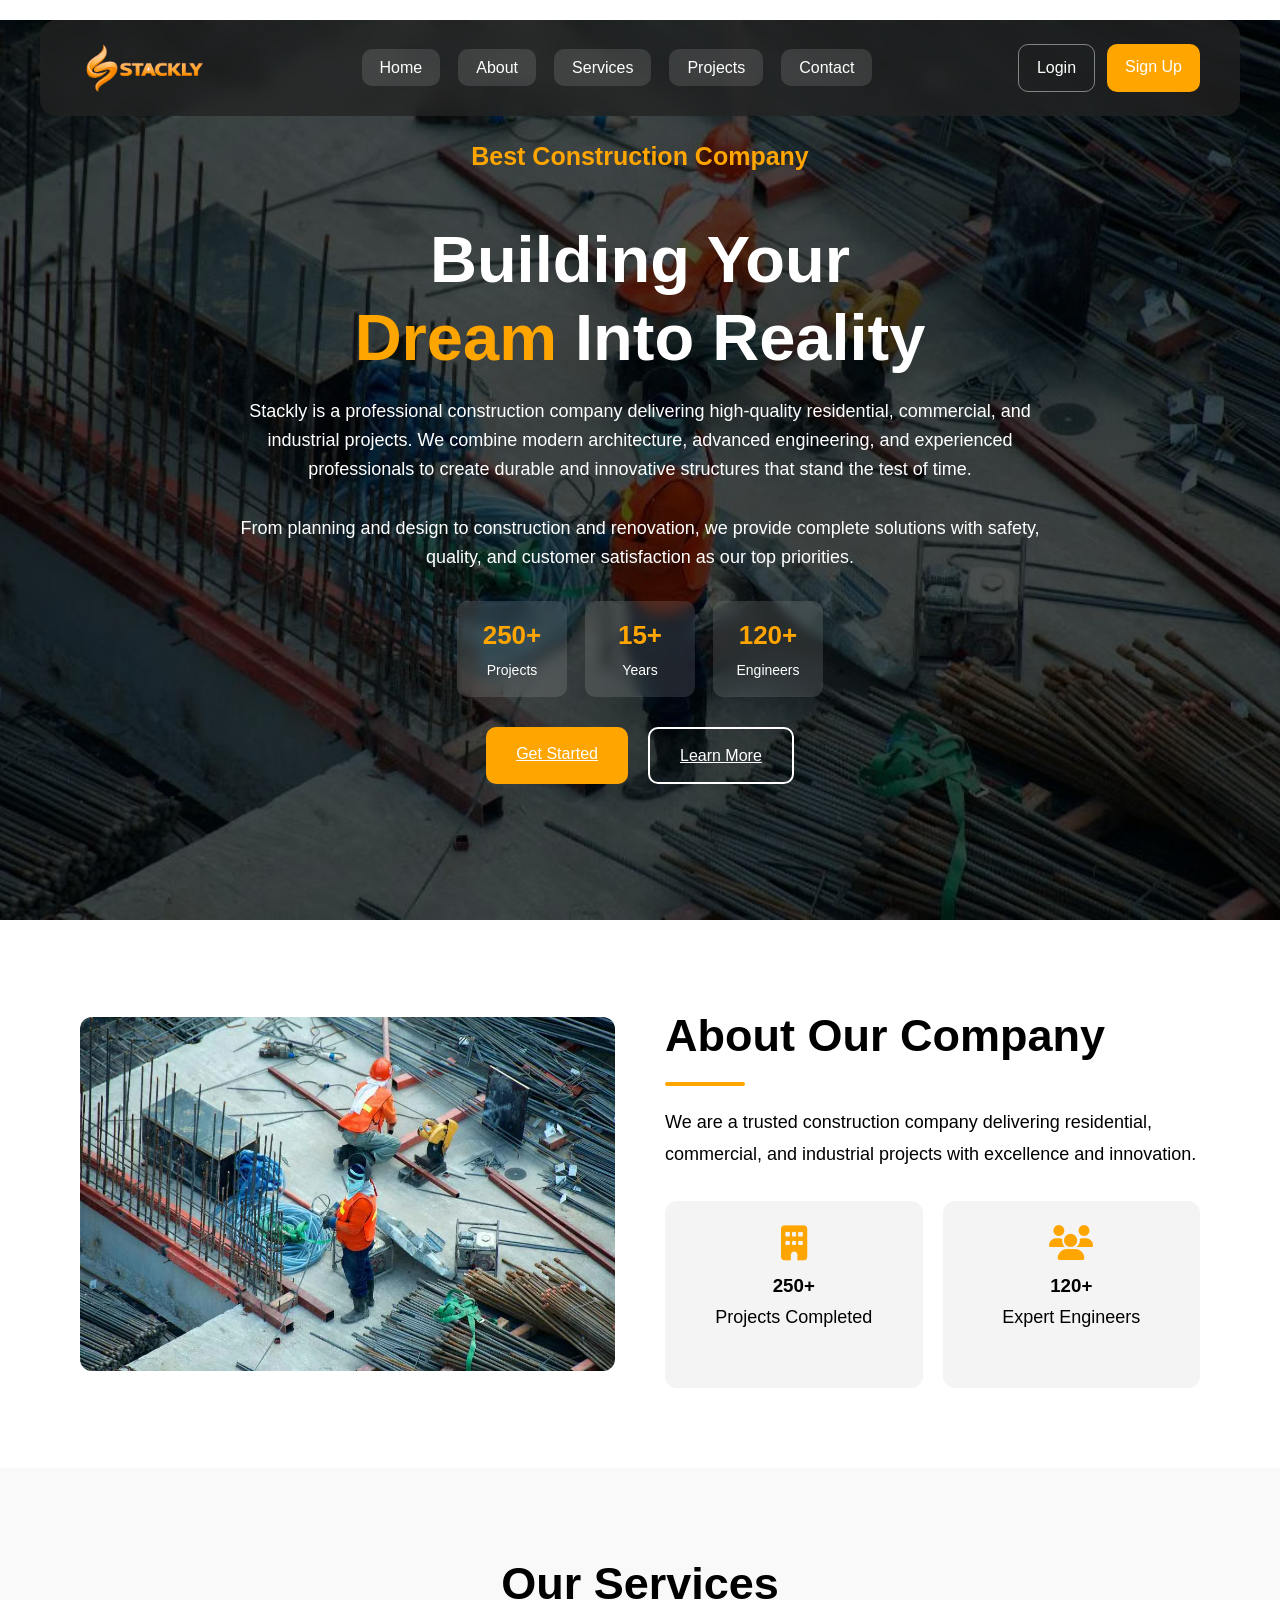
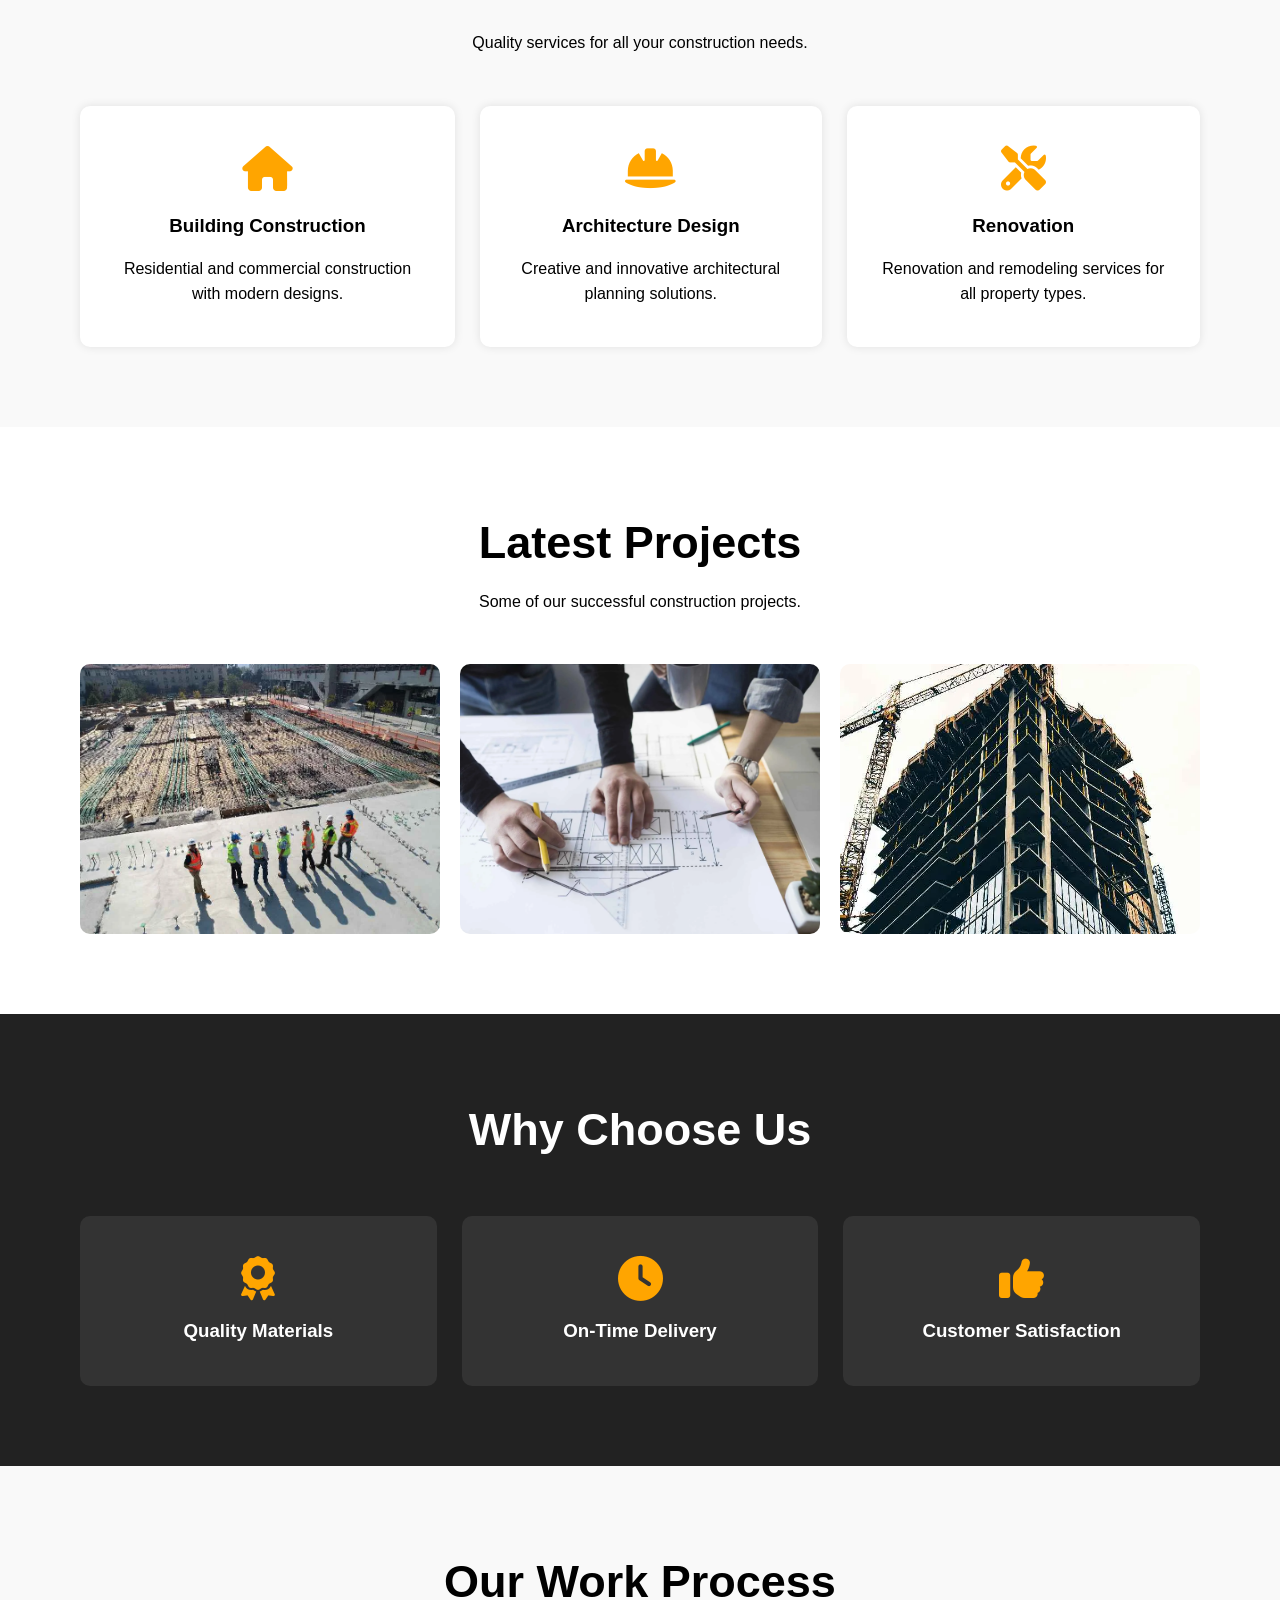
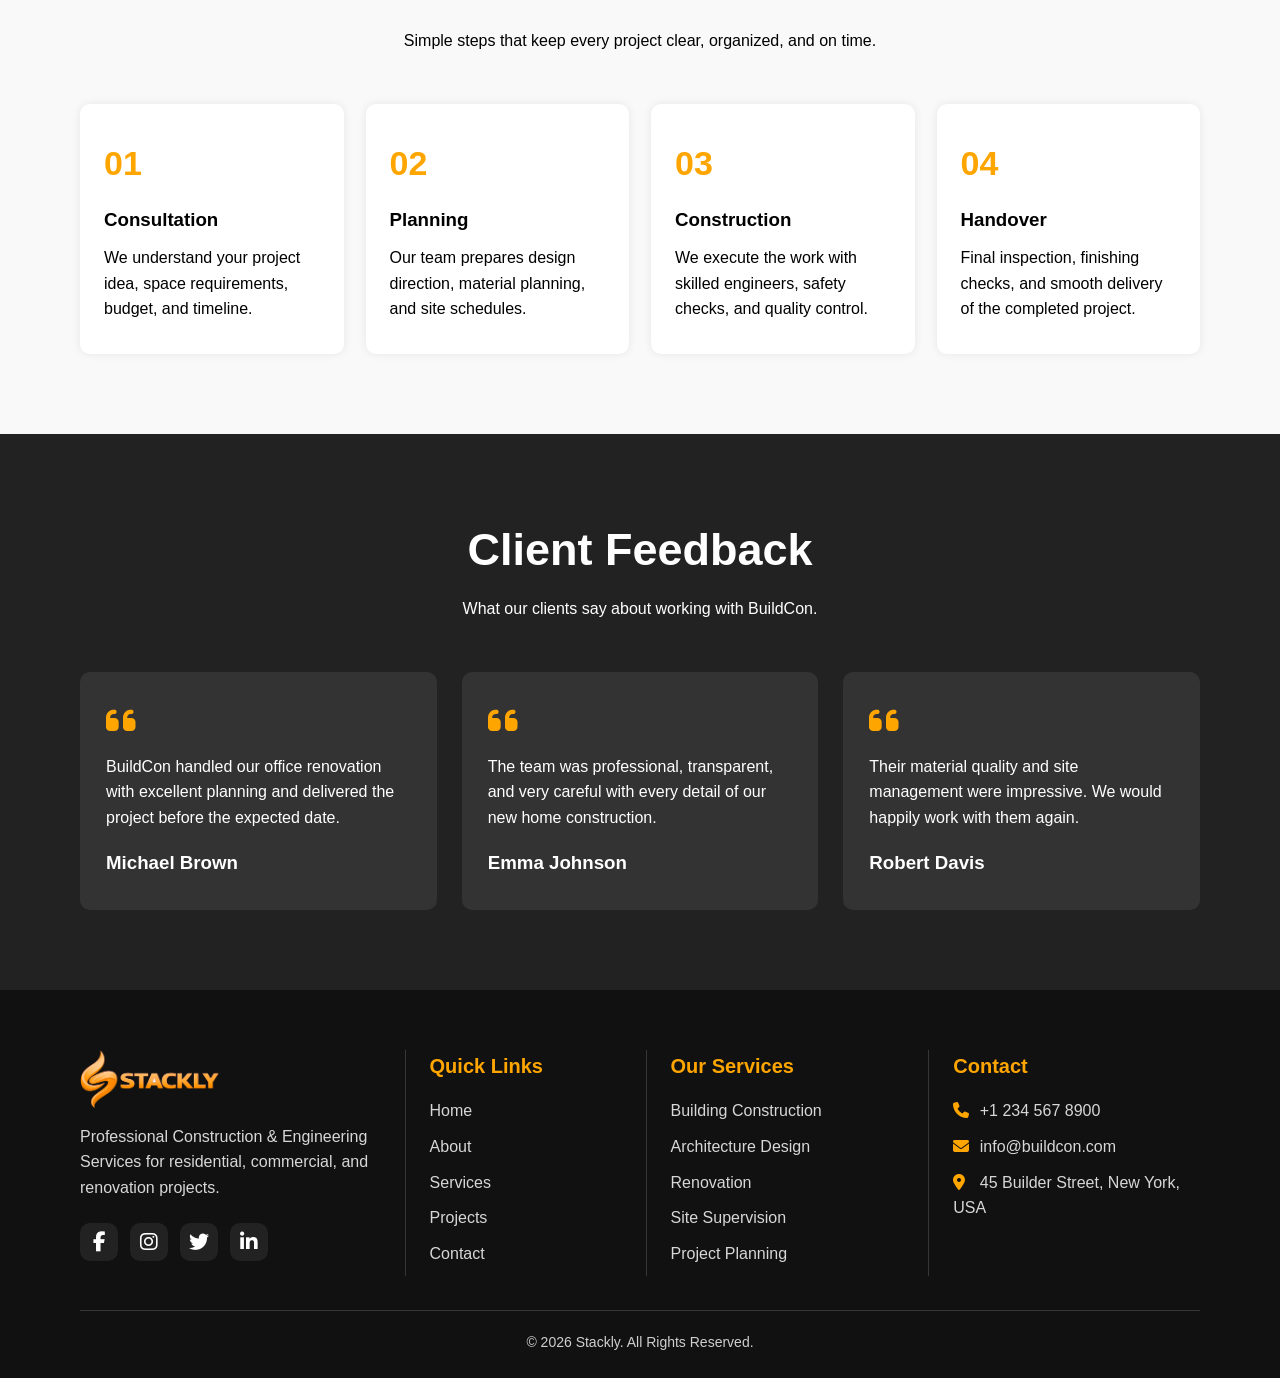
<file: index.html>
<!DOCTYPE html>
<html lang="en">
<head>
  <meta charset="UTF-8" />
  <meta name="viewport" content="width=device-width, initial-scale=1.0"/>
  <title>Stackly Main Page</title>

  <!-- CSS -->
  <link rel="stylesheet" href="style.css" />

  <!-- Font Awesome -->
  <link
    rel="stylesheet"
    href="https://cdnjs.cloudflare.com/ajax/libs/font-awesome/6.5.1/css/all.min.css"
  />
</head>
<body>

  <!-- Loading Screen -->
  <div class="loader" id="loader">
    <div class="loader-content">
      <i class="fa-solid fa-helmet-safety"></i>
      <img class="loader-logo" src="asset/logo.webp" alt="BuildCon logo" />
      <div class="spinner"></div>
    </div>
  </div>

  <!-- Header -->
  <header class="header">

    <nav class="navbar">
      <a class="logo" href="page/Home.html">
        <img  src="asset/logo.webp" alt="BuildCon logo" />
      </a>
      

      <div class="nav-menu" id="navLinks">
        <ul class="nav-links">
          <li><a href="page/Home.html">Home</a></li>
          <li><a href="page/NotFoud.html">About</a></li>
          <li><a href="page/NotFoud.html">Services</a></li>
          <li><a href="page/NotFoud.html" >Projects</a></li>
          <li><a href="page/NotFoud.html" >Contact</a></li>
        </ul>

        <div class="auth-buttons">
          <a href="page/NotFoud.html" class="login-link">Login</a>
          <a href="page/NotFoud.html" class="signup-link">Sign Up</a>
        </div>
      </div>

      <div class="menu-btn" id="menuBtn">
        <i class="fa-solid fa-bars"></i>
      </div>
    </nav>

    <!-- Hero Section -->
    <section class="hero">

      <div class="hero-content">
        <h3 class="fade-in">Best Construction Company</h3>

        <h1 class="typing-text"> Building Your<br>
       <span>Dream</span> Into Reality
       </h1>

        <p class="fade-up">
      Stackly is a professional construction company delivering
      high-quality residential, commercial, and industrial projects.
      We combine modern architecture, advanced engineering, and
      experienced professionals to create durable and innovative
      structures that stand the test of time.
    </p>

    <p class="hero-sub-text fade-up delay">
      From planning and design to construction and renovation,
      we provide complete solutions with safety, quality,
      and customer satisfaction as our top priorities.
    </p>

        <div class="hero-highlights">
          <div>
            <strong>250+</strong>
            <span>Projects</span>
          </div>

          <div>
            <strong>15+</strong>
            <span>Years</span>
          </div>

          <div>
            <strong>120+</strong>
            <span>Engineers</span>
          </div>
        </div>

        <div class="hero-buttons">
          <a href="page/NotFoud.html" class="btn">Get Started</a>
          <a href="page/NotFoud.html" class="btn btn-outline">Learn More</a>
        </div>
      </div>

    </section>

  </header>

  <section class="about" id="about">

  <div class="about-image animate-left">
    <img src="asset/work.webp" alt="construction">
  </div>

  <div class="about-content animate-right">

    <h2 class="about-title">About Our Company</h2>

    <p class="about-text">
      We are a trusted construction company delivering residential,
      commercial, and industrial projects with excellence and innovation.
    </p>

    <div class="about-boxes">

      <div class="box animate-up">
        <i class="fa-solid fa-building"></i>
        <h3>250+</h3>
        <p>Projects Completed</p>
      </div>

      <div class="box animate-up delay-box">
        <i class="fa-solid fa-users"></i>
        <h3>120+</h3>
        <p>Expert Engineers</p>
      </div>

    </div>

  </div>

</section>

  <!-- Services -->
  <section class="services" id="services">

    <div class="section-title">
      <h2>Our Services</h2>
      <p>Quality services for all your construction needs.</p>
    </div>

    <div class="service-container">

      <div class="service-card">
        <i class="fa-solid fa-house"></i>
        <h3>Building Construction</h3>
        <p>
          Residential and commercial construction with modern designs.
        </p>
      </div>

      <div class="service-card">
        <i class="fa-solid fa-helmet-safety"></i>
        <h3>Architecture Design</h3>
        <p>
          Creative and innovative architectural planning solutions.
        </p>
      </div>

      <div class="service-card">
        <i class="fa-solid fa-screwdriver-wrench"></i>
        <h3>Renovation</h3>
        <p>
          Renovation and remodeling services for all property types.
        </p>
      </div>

    </div>

  </section>

  <!-- Projects -->
  <section class="projects" id="projects">

    <div class="section-title">
      <h2>Latest Projects</h2>
      <p>Some of our successful construction projects.</p>
    </div>

    <div class="project-gallery">

      <div class="project-card">
        <img
          src="asset/work2.webp"
          alt=""
        />
      </div>

      <div class="project-card">
        <img
          src="asset/architecture.webp"
          alt=""
        />
      </div>

      <div class="project-card">
        <img
          src="asset/construction.webp"
          alt=""
        />
      </div>

    </div>

  </section>

  <!-- Why Choose Us -->
  <section class="choose">

    <div class="section-title">
      <h2>Why Choose Us</h2>
    </div>

    <div class="choose-container">

      <div class="choose-box">
        <i class="fa-solid fa-award"></i>
        <h3>Quality Materials</h3>
      </div>

      <div class="choose-box">
        <i class="fa-solid fa-clock"></i>
        <h3>On-Time Delivery</h3>
      </div>

      <div class="choose-box">
        <i class="fa-solid fa-thumbs-up"></i>
        <h3>Customer Satisfaction</h3>
      </div>

    </div>

  </section>

  <!-- Work Process -->
  <section class="process">

    <div class="section-title">
      <h2>Our Work Process</h2>
      <p>Simple steps that keep every project clear, organized, and on time.</p>
    </div>

    <div class="process-container">

      <div class="process-box">
        <span>01</span>
        <h3>Consultation</h3>
        <p>We understand your project idea, space requirements, budget, and timeline.</p>
      </div>

      <div class="process-box">
        <span>02</span>
        <h3>Planning</h3>
        <p>Our team prepares design direction, material planning, and site schedules.</p>
      </div>

      <div class="process-box">
        <span>03</span>
        <h3>Construction</h3>
        <p>We execute the work with skilled engineers, safety checks, and quality control.</p>
      </div>

      <div class="process-box">
        <span>04</span>
        <h3>Handover</h3>
        <p>Final inspection, finishing checks, and smooth delivery of the completed project.</p>
      </div>

    </div>

  </section>

  

  <!-- Testimonials -->
  <section class="testimonials">

    <div class="section-title">
      <h2>Client Feedback</h2>
      <p>What our clients say about working with BuildCon.</p>
    </div>

    <div class="testimonial-container">

      <div class="testimonial-card">
        <i class="fa-solid fa-quote-left"></i>
        <p>
          BuildCon handled our office renovation with excellent planning and
          delivered the project before the expected date.
        </p>
        <h3>Michael Brown</h3>
      </div>

      <div class="testimonial-card">
        <i class="fa-solid fa-quote-left"></i>
        <p>
          The team was professional, transparent, and very careful with every
          detail of our new home construction.
        </p>
        <h3>Emma Johnson</h3>
      </div>

      <div class="testimonial-card">
        <i class="fa-solid fa-quote-left"></i>
        <p>
          Their material quality and site management were impressive. We would
          happily work with them again.
        </p>
        <h3>Robert Davis</h3>
      </div>

    </div>

  </section>


  <!-- Footer -->
  <footer class="footer" id="contact">
    <div class="footer-container">
      <div class="footer-about">
        <img class="footer-logo" src="asset/logo.webp" alt="BuildCon logo" />
        <p>
          Professional Construction & Engineering Services for residential,
          commercial, and renovation projects.
        </p>

        <div class="social-icons">
          <a href="page/NotFoud.html" aria-label="Facebook"><i class="fa-brands fa-facebook-f"></i></a>
          <a href="page/NotFoud.html" aria-label="Instagram"><i class="fa-brands fa-instagram"></i></a>
          <a href="page/NotFoud.html" aria-label="Twitter"><i class="fa-brands fa-twitter"></i></a>
          <a href="page/NotFoud.html" aria-label="LinkedIn"><i class="fa-brands fa-linkedin-in"></i></a>
        </div>
      </div>

      <div class="footer-column">
        <h3>Quick Links</h3>
        <ul>
          <li><a href="page/Home.html">Home</a></li>
          <li><a href="page/NotFoud.html">About</a></li>
          <li><a href="page/NotFoud.html">Services</a></li>
          <li><a href="page/NotFoud.html">Projects</a></li>
          <li><a href="page/NotFoud.html">Contact</a></li>
        </ul>
      </div>

      <div class="footer-column">
        <h3>Our Services</h3>
        <ul>
          <li><a href="../page/NotFoud.html">Building Construction</a></li>
          <li><a href="../page/NotFoud.html">Architecture Design</a></li>
          <li><a href="../page/NotFoud.html">Renovation</a></li>
          <li><a href="../page/NotFoud.html">Site Supervision</a></li>
          <li><a href="../page/NotFoud.html">Project Planning</a></li>
        </ul>
      </div>

      <div class="footer-column">
        <h3>Contact</h3>
        <ul>
          <li><i class="fa-solid fa-phone"></i> +1 234 567 8900</li>
          <li><i class="fa-solid fa-envelope"></i> info@buildcon.com</li>
          <li><i class="fa-solid fa-location-dot"></i> 45 Builder Street, New York, USA</li>
        </ul>
      </div>
    </div>

    <p class="copy">
      &copy; 2026 Stackly. All Rights Reserved.
    </p>

  </footer>

  <!-- JS -->
  <script src="script.js"></script>

</body>
</html>
</file>
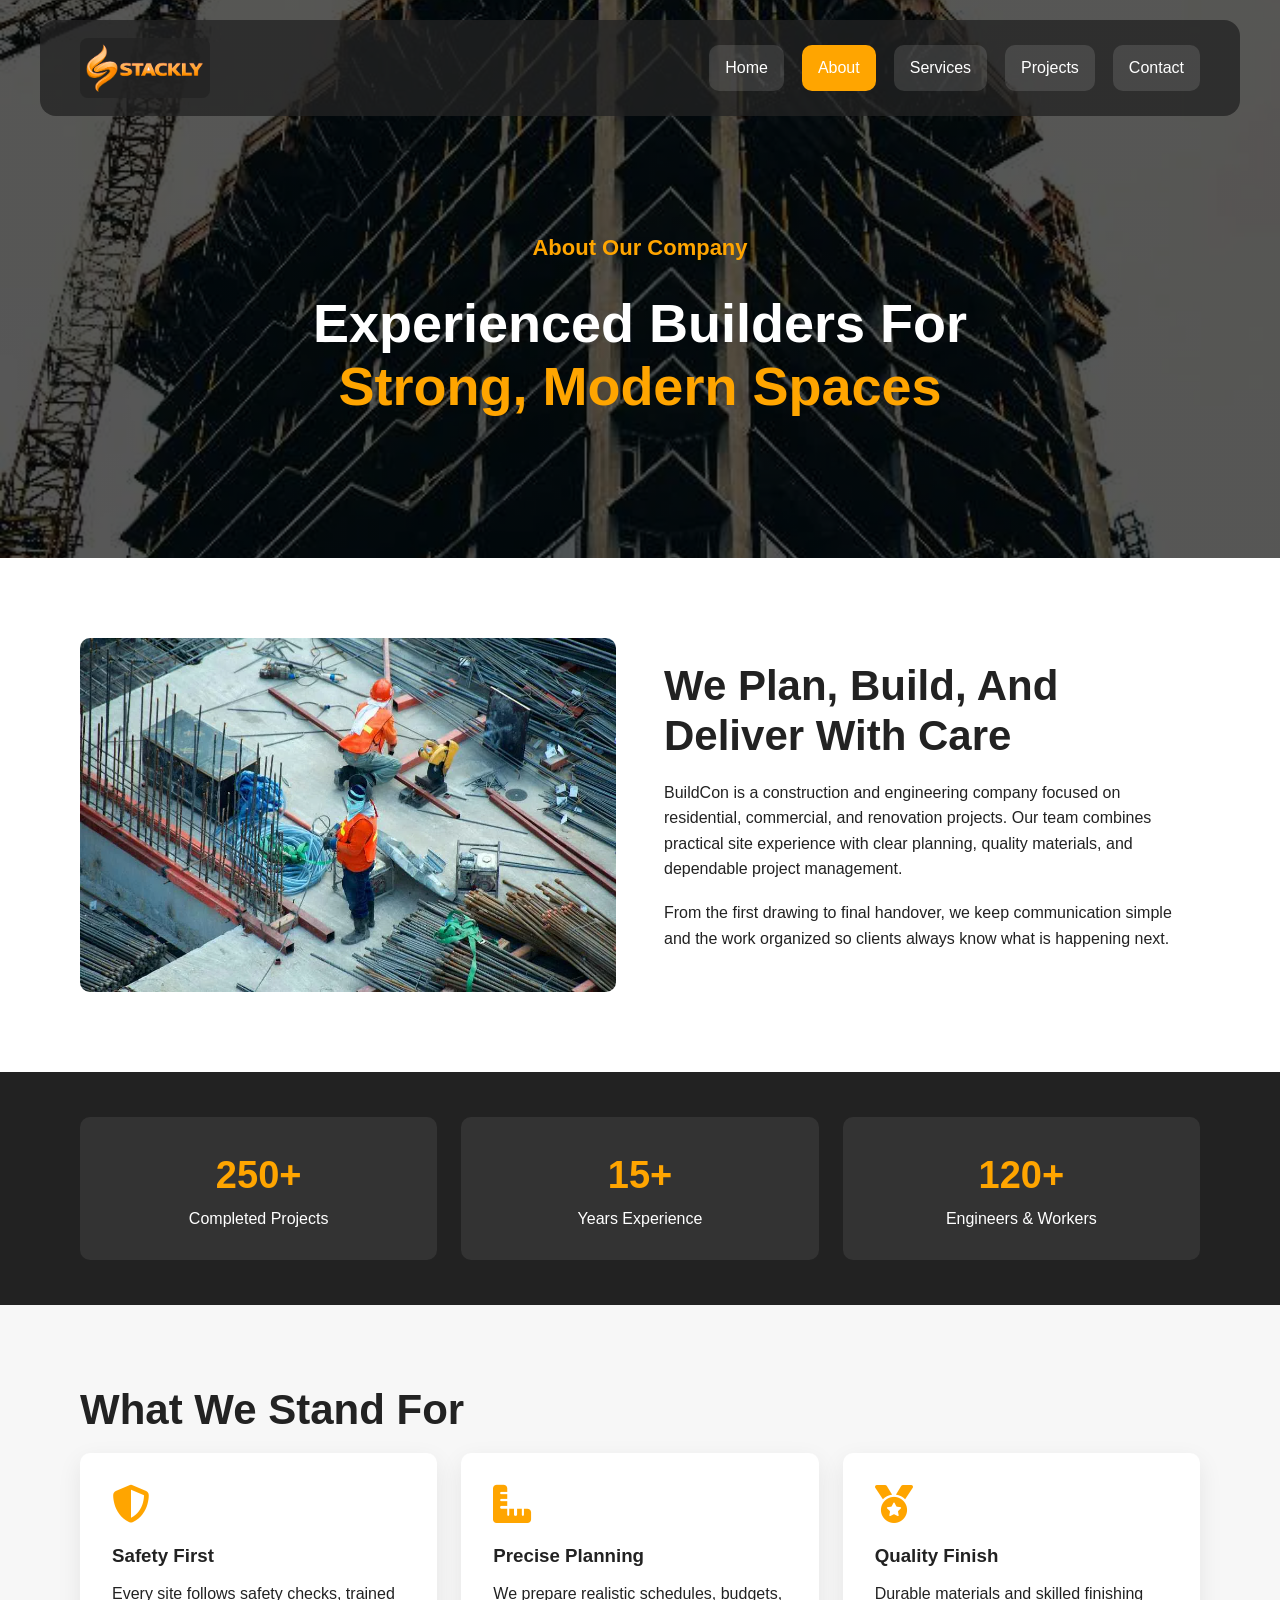
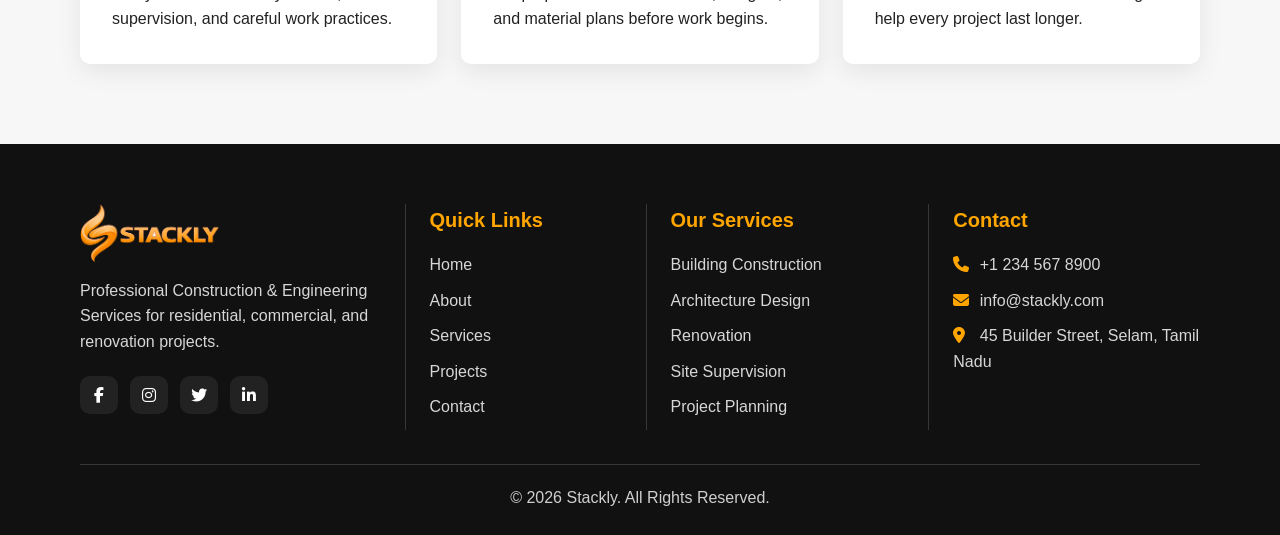
<file: page/About.html>
<!DOCTYPE html>
<html lang="en">
<head>
  <meta charset="UTF-8" />
  <meta name="viewport" content="width=device-width, initial-scale=1.0" />
  <title>About BuildCon</title>
  <link rel="stylesheet" href="About.css" />
  <link rel="stylesheet" href="https://cdnjs.cloudflare.com/ajax/libs/font-awesome/6.5.1/css/all.min.css" />
</head>
<body>
  <header class="page-hero">
    <nav class="navbar">
      <a class="logo" href="../index.html">
        <img src="../asset/logo.webp" alt="BuildCon logo" />
      </a>
      <ul class="nav-links" id="navLinks">
        <li><a href="Home.html">Home</a></li>
        <li><a class="active" href="About.html">About</a></li>
        <li><a href="services.html">Services</a></li>
        <li><a href="NotFoud.html" >Projects</a></li>
        <li><a href="NotFoud.html" >Contact</a></li>
      </ul>
      <button class="menu-btn" id="menuBtn" aria-label="Open navigation">
        <i class="fa-solid fa-bars"></i>
      </button>
    </nav>

   <section class="hero-content">
  <p class="hero-tag">About Our Company</p>

  <h1 class="hero-title">
    Experienced Builders For
    <span>Strong, Modern Spaces</span>
  </h1>
</section>
  </header>

  <main>
    <section class="about-section">
      <img src="../asset/work.webp" alt="Construction team at work" />
      <div class="about-text">
        <h2>We Plan, Build, And Deliver With Care</h2>
        <p>
          BuildCon is a construction and engineering company focused on
          residential, commercial, and renovation projects. Our team combines
          practical site experience with clear planning, quality materials, and
          dependable project management.
        </p>
        <p>
          From the first drawing to final handover, we keep communication simple
          and the work organized so clients always know what is happening next.
        </p>
      </div>
    </section>

    <section class="stats">
      <div>
        <strong>250+</strong>
        <span>Completed Projects</span>
      </div>
      <div>
        <strong>15+</strong>
        <span>Years Experience</span>
      </div>
      <div>
        <strong>120+</strong>
        <span>Engineers & Workers</span>
      </div>
    </section>

    <section class="values">
      <h2>What We Stand For</h2>
      <div class="value-grid">
        <article>
          <i class="fa-solid fa-shield-halved"></i>
          <h3>Safety First</h3>
          <p>Every site follows safety checks, trained supervision, and careful work practices.</p>
        </article>
        <article>
          <i class="fa-solid fa-ruler-combined"></i>
          <h3>Precise Planning</h3>
          <p>We prepare realistic schedules, budgets, and material plans before work begins.</p>
        </article>
        <article>
          <i class="fa-solid fa-medal"></i>
          <h3>Quality Finish</h3>
          <p>Durable materials and skilled finishing help every project last longer.</p>
        </article>
      </div>
    </section>
  </main>

  <!-- Footer -->
  <footer class="footer" id="contact">
    <div class="footer-container">
      <div class="footer-about">
        <img class="footer-logo" src="../asset/logo.webp" alt="BuildCon logo" />
        <p>
          Professional Construction & Engineering Services for residential,
          commercial, and renovation projects.
        </p>

        <div class="social-icons">
          <a href="NotFoud.html" aria-label="Facebook"><i class="fa-brands fa-facebook-f"></i></a>
          <a href="NotFoud.html" aria-label="Instagram"><i class="fa-brands fa-instagram"></i></a>
          <a href="NotFoud.html" aria-label="Twitter"><i class="fa-brands fa-twitter"></i></a>
          <a href="NotFoud.html" aria-label="LinkedIn"><i class="fa-brands fa-linkedin-in"></i></a>
        </div>
      </div>

      <div class="footer-column">
        <h3>Quick Links</h3>
        <ul>
          <li><a href="Home.html">Home</a></li>
          <li><a href="About.html">About</a></li>
          <li><a href="services.html">Services</a></li>
          <li><a href="NotFoud.html">Projects</a></li>
          <li><a href="NotFoud.html">Contact</a></li>
        </ul>
      </div>

      <div class="footer-column">
        <h3>Our Services</h3>
        <ul>
          <li><a href="services.html">Building Construction</a></li>
          <li><a href="services.html">Architecture Design</a></li>
          <li><a href="services.html">Renovation</a></li>
          <li><a href="services.html">Site Supervision</a></li>
          <li><a href="services.html">Project Planning</a></li>
        </ul>
      </div>

      <div class="footer-column">
        <h3>Contact</h3>
        <ul>
          <li><i class="fa-solid fa-phone"></i> +1 234 567 8900</li>
          <li><i class="fa-solid fa-envelope"></i> info@stackly.com</li>
          <li><i class="fa-solid fa-location-dot"></i> 45 Builder Street, Selam, Tamil Nadu</li>
        </ul>
      </div>
    </div>

    <p class="copy">
      &copy; 2026 Stackly. All Rights Reserved.
    </p>

  </footer>

  <script>
    document.getElementById("menuBtn").addEventListener("click", () => {
      document.getElementById("navLinks").classList.toggle("active");
    });
  </script>
</body>
</html>
</file>
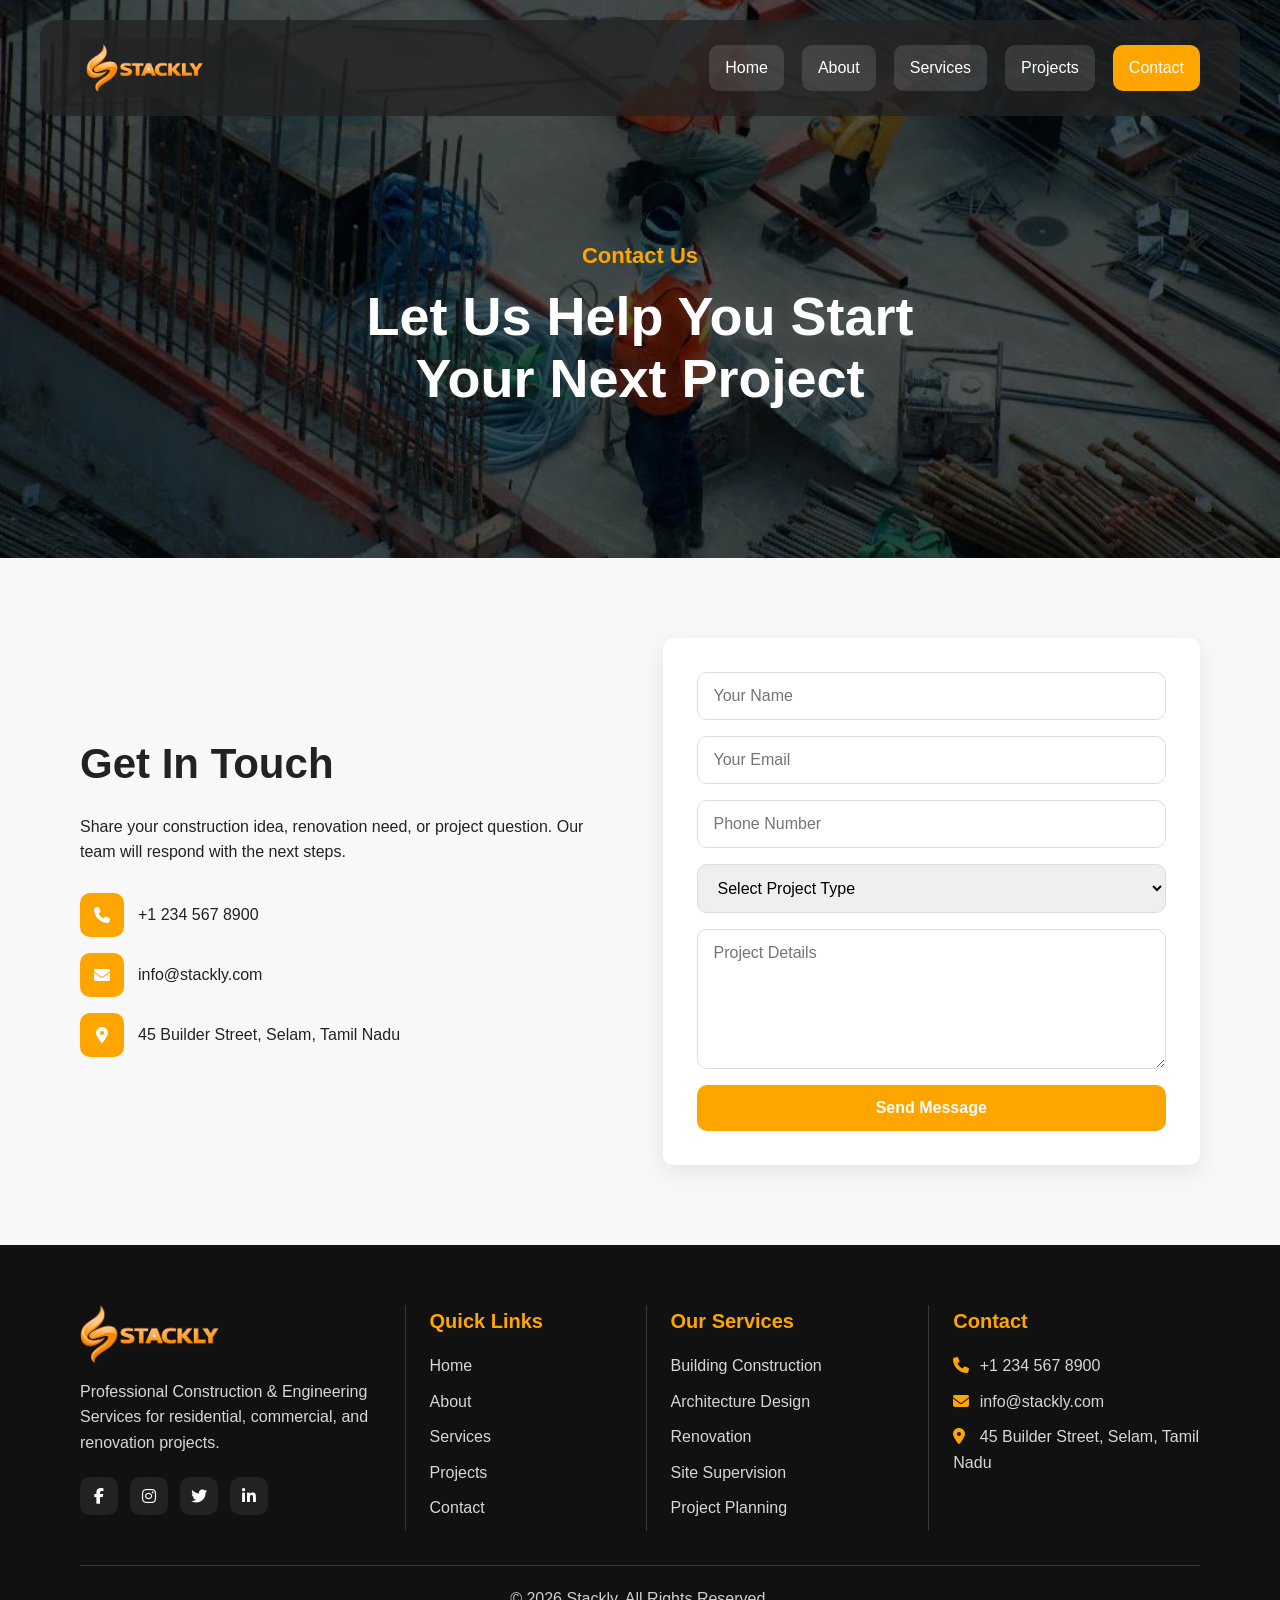
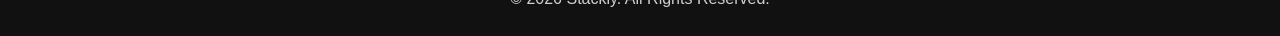
<file: page/Contact.html>
<!DOCTYPE html>
<html lang="en">
<head>
  <meta charset="UTF-8" />
  <meta name="viewport" content="width=device-width, initial-scale=1.0" />
  <title>Contact Stackly</title>
  <link rel="stylesheet" href="contact.css" />
  <link rel="stylesheet" href="https://cdnjs.cloudflare.com/ajax/libs/font-awesome/6.5.1/css/all.min.css" />
</head>
<body>
  <header class="page-hero">
    <nav class="navbar">
      <a class="logo" href="../index.html">
        <img src="../asset/logo.webp" alt="BuildCon logo" />
      </a>
      <ul class="nav-links" id="navLinks">
        <li><a href="Home.html">Home</a></li>
        <li><a href="About.html">About</a></li>
        <li><a href="services.html">Services</a></li>
        <li><a href="NotFoud.html" >Projects</a></li>
        <li><a class="active" href="NotFoud.html" >Contact</a></li>
      </ul>
      <button class="menu-btn" id="menuBtn" aria-label="Open navigation">
        <i class="fa-solid fa-bars"></i>
      </button>
    </nav>

   <section class="hero-content">

  <p class="hero-subtitle">
    Contact Us
  </p>

  <h1 class="hero-title">
    Let Us Help You Start
    <br>
    Your Next Project
  </h1>

</section>
  </header>

  <main>
    <section class="contact-section">
      <div class="contact-info">
        <h2>Get In Touch</h2>
        <p>
          Share your construction idea, renovation need, or project question.
          Our team will respond with the next steps.
        </p>

        <div class="contact-detail">
          <i class="fa-solid fa-phone"></i>
          <span>+1 234 567 8900</span>
        </div>
        <div class="contact-detail">
          <i class="fa-solid fa-envelope"></i>
          <span>info@stackly.com</span>
        </div>
        <div class="contact-detail">
          <i class="fa-solid fa-location-dot"></i>
          <span>45 Builder Street, Selam, Tamil Nadu</span>
        </div>
      </div>

      <form class="contact-form">
        <input type="text" placeholder="Your Name" required />
        <input type="email" placeholder="Your Email" required />
        <input type="tel" placeholder="Phone Number" />
        <select required>
          <option value="">Select Project Type</option>
          <option>Home Construction</option>
          <option>Commercial Construction</option>
          <option>Renovation</option>
          <option>Architecture Design</option>
        </select>
        <textarea placeholder="Project Details" required></textarea>
        <button type="submit">Send Message</button>
      </form>
    </section>
  </main>

  <!-- Footer -->
  <footer class="footer" id="contact">
    <div class="footer-container">
      <div class="footer-about">
        <img class="footer-logo" src="../asset/logo.webp" alt="BuildCon logo" />
        <p>
          Professional Construction & Engineering Services for residential,
          commercial, and renovation projects.
        </p>

        <div class="social-icons">
          <a href="NotFoud.html" aria-label="Facebook"><i class="fa-brands fa-facebook-f"></i></a>
          <a href="NotFoud.html" aria-label="Instagram"><i class="fa-brands fa-instagram"></i></a>
          <a href="NotFoud.html" aria-label="Twitter"><i class="fa-brands fa-twitter"></i></a>
          <a href="NotFoud.html" aria-label="LinkedIn"><i class="fa-brands fa-linkedin-in"></i></a>
        </div>
      </div>

      <div class="footer-column">
        <h3>Quick Links</h3>
        <ul>
          <li><a href="Home.html">Home</a></li>
          <li><a href="About.html">About</a></li>
          <li><a href="services.html">Services</a></li>
          <li><a href="NotFoud.html">Projects</a></li>
          <li><a href="NotFoud.html">Contact</a></li>
        </ul>
      </div>

      <div class="footer-column">
        <h3>Our Services</h3>
        <ul>
          <li><a href="services.html">Building Construction</a></li>
          <li><a href="services.html">Architecture Design</a></li>
          <li><a href="services.html">Renovation</a></li>
          <li><a href="services.html">Site Supervision</a></li>
          <li><a href="services.html">Project Planning</a></li>
        </ul>
      </div>

      <div class="footer-column">
        <h3>Contact</h3>
        <ul>
          <li><i class="fa-solid fa-phone"></i> +1 234 567 8900</li>
          <li><i class="fa-solid fa-envelope"></i> info@stackly.com</li>
          <li><i class="fa-solid fa-location-dot"></i> 45 Builder Street, Selam, Tamil Nadu</li>
        </ul>
      </div>
    </div>

    <p class="copy">
      &copy; 2026 Stackly. All Rights Reserved.
    </p>

  </footer>

  <script>
    document.getElementById("menuBtn").addEventListener("click", () => {
      document.getElementById("navLinks").classList.toggle("active");
    });
  </script>
</body>
</html>
</file>
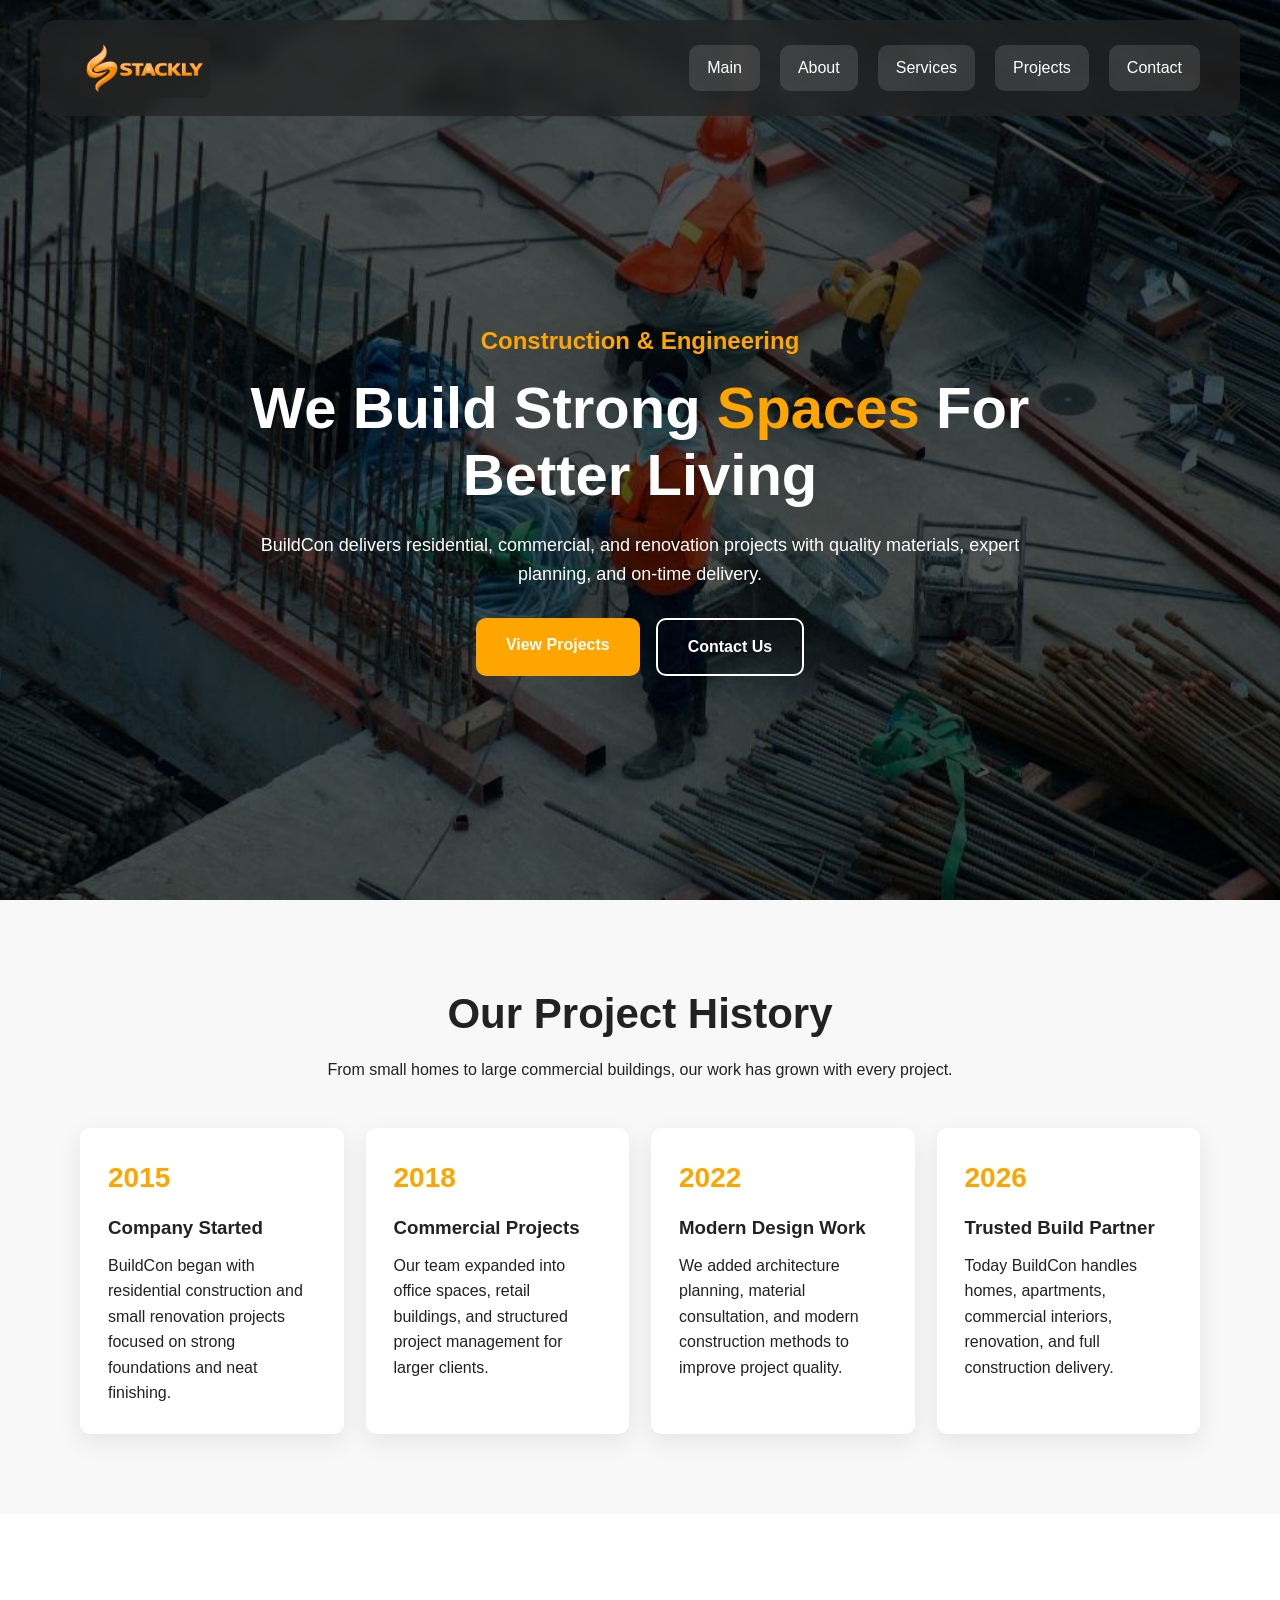
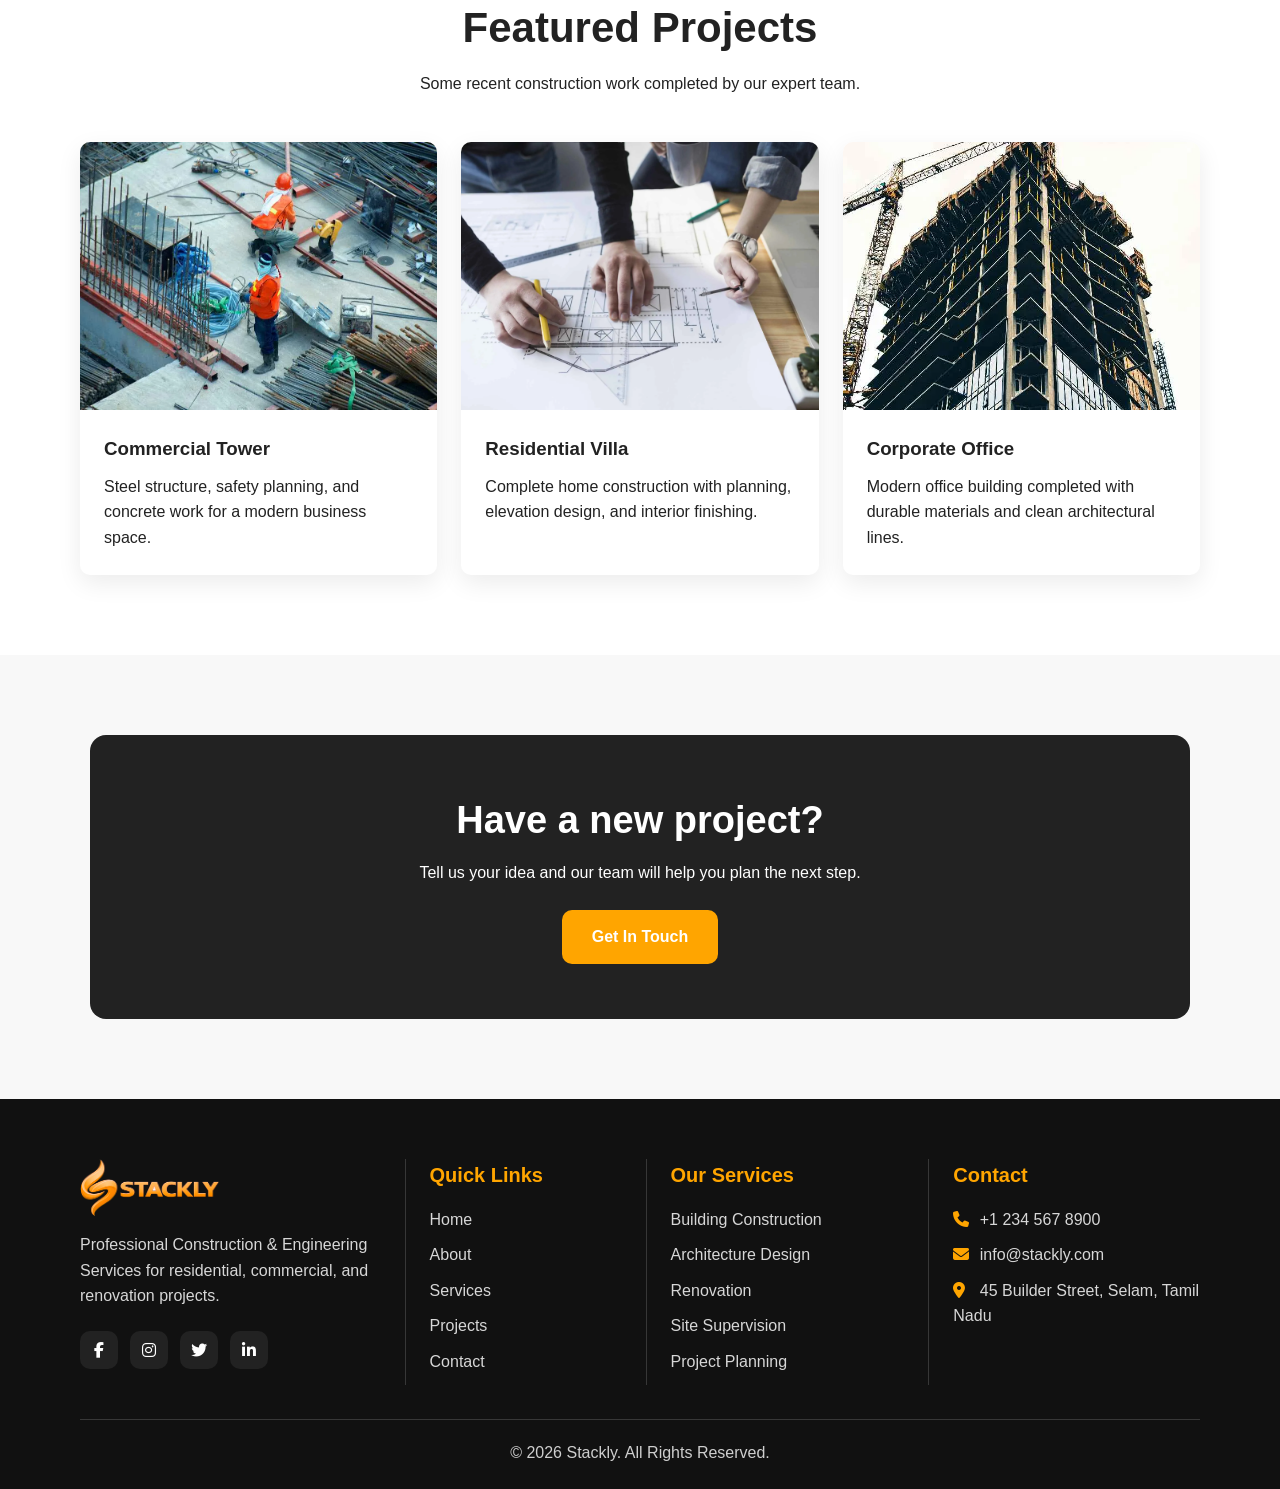
<file: page/Home.html>
<!DOCTYPE html>
<html lang="en">
<head>
  <meta charset="UTF-8" />
  <meta name="viewport" content="width=device-width, initial-scale=1.0" />
  <title>Stackly Home</title>

  <link rel="stylesheet" href="Home.css" />
  <link
    rel="stylesheet"
    href="https://cdnjs.cloudflare.com/ajax/libs/font-awesome/6.5.1/css/all.min.css"
  />
</head>
<body>
  

  <header class="home-header" id="home">
    <nav class="navbar">
      <a class="logo" href="../index.html">
        <img src="../asset/logo.webp" alt="BuildCon logo" />
      </a>

      <ul class="nav-links" id="homeNavLinks">
        <li><a href="../index.html">Main</a></li>
        <li><a href="NotFoud.html">About</a></li>
        <li><a href="NotFoud.html">Services</a></li>
        <li><a href="NotFoud.html">Projects</a></li>
        <li><a href="NotFoud.html">Contact</a></li>
      </ul>

      <div class="menu-btn" id="homeMenuBtn">
        <i class="fa-solid fa-bars"></i>
      </div>
    </nav>

    <section class="hero">
  <div class="hero-content">

    <h3 class="hero-tagline">Construction & Engineering</h3>

    <h1 class="hero-title">
      We Build Strong <span>Spaces</span> For Better Living
    </h1>

    <p class="hero-description">
      BuildCon delivers residential, commercial, and renovation projects
      with quality materials, expert planning, and on-time delivery.
    </p>

    <div class="hero-buttons">
      <a href="NotFoud.html" class="btn">View Projects</a>
      <a href="NotFoud.html" class="btn btn-outline">Contact Us</a>
    </div>

  </div>
</section>
  </header>

  <main>
    <section class="history" id="history">
      <div class="section-title">
        <h2>Our Project History</h2>
        <p>From small homes to large commercial buildings, our work has grown with every project.</p>
      </div>

      <div class="history-container">
        <div class="history-card">
          <span>2015</span>
          <h3>Company Started</h3>
          <p>
            BuildCon began with residential construction and small renovation
            projects focused on strong foundations and neat finishing.
          </p>
        </div>

        <div class="history-card">
          <span>2018</span>
          <h3>Commercial Projects</h3>
          <p>
            Our team expanded into office spaces, retail buildings, and
            structured project management for larger clients.
          </p>
        </div>

        <div class="history-card">
          <span>2022</span>
          <h3>Modern Design Work</h3>
          <p>
            We added architecture planning, material consultation, and modern
            construction methods to improve project quality.
          </p>
        </div>

        <div class="history-card">
          <span>2026</span>
          <h3>Trusted Build Partner</h3>
          <p>
            Today BuildCon handles homes, apartments, commercial interiors,
            renovation, and full construction delivery.
          </p>
        </div>
      </div>
    </section>

    <section class="projects" id="projects">
      <div class="section-title">
        <h2>Featured Projects</h2>
        <p>Some recent construction work completed by our expert team.</p>
      </div>

      <div class="project-grid">
        <div class="project-card">
          <img src="../asset/work.webp" alt="Commercial construction project" />
          <div>
            <h3>Commercial Tower</h3>
            <p>Steel structure, safety planning, and concrete work for a modern business space.</p>
          </div>
        </div>

        <div class="project-card">
          <img src="../asset/architecture.webp" alt="Construction planning project" />
          <div>
            <h3>Residential Villa</h3>
            <p>Complete home construction with planning, elevation design, and interior finishing.</p>
          </div>
        </div>

        <div class="project-card">
          <img src="../asset/construction.webp" alt="Modern building project" />
          <div>
            <h3>Corporate Office</h3>
            <p>Modern office building completed with durable materials and clean architectural lines.</p>
          </div>
        </div>
      </div>
    </section>

    <section class="contact" id="contact">
      <h2>Have a new project?</h2>
      <p>Tell us your idea and our team will help you plan the next step.</p>
      <a href="NotFoud.html" class="btn">Get In Touch</a>
    </section>
  </main>

  <!-- Footer -->
  <footer class="footer" id="contact">
    <div class="footer-container">
      <div class="footer-about">
        <img class="footer-logo" src="../asset/logo.webp" alt="BuildCon logo" />
        <p>
          Professional Construction & Engineering Services for residential,
          commercial, and renovation projects.
        </p>

        <div class="social-icons">
          <a href="NotFoud.html" aria-label="Facebook"><i class="fa-brands fa-facebook-f"></i></a>
          <a href="NotFoud.html" aria-label="Instagram"><i class="fa-brands fa-instagram"></i></a>
          <a href="NotFoud.html" aria-label="Twitter"><i class="fa-brands fa-twitter"></i></a>
          <a href="NotFoud.html" aria-label="LinkedIn"><i class="fa-brands fa-linkedin-in"></i></a>
        </div>
      </div>

      <div class="footer-column">
        <h3>Quick Links</h3>
        <ul>
          <li><a href="Home.html">Home</a></li>
          <li><a href="NotFoud.html">About</a></li>
          <li><a href="NotFoud.html">Services</a></li>
          <li><a href="NotFoud.html">Projects</a></li>
          <li><a href="NotFoud.html">Contact</a></li>
        </ul>
      </div>

      <div class="footer-column">
        <h3>Our Services</h3>
        <ul>
          <li><a href="NotFoud.html">Building Construction</a></li>
          <li><a href="NotFoud.html">Architecture Design</a></li>
          <li><a href="NotFoud.html">Renovation</a></li>
          <li><a href="NotFoud.html">Site Supervision</a></li>
          <li><a href="NotFoud.html">Project Planning</a></li>
        </ul>
      </div>

      <div class="footer-column">
        <h3>Contact</h3>
        <ul>
          <li><i class="fa-solid fa-phone"></i> +1 234 567 8900</li>
          <li><i class="fa-solid fa-envelope"></i> info@stackly.com</li>
          <li><i class="fa-solid fa-location-dot"></i> 45 Builder Street, Selam, Tamil Nadu</li>
        </ul>
      </div>
    </div>

    <p class="copy">
      &copy; 2026 Stackly. All Rights Reserved.
    </p>

  </footer>

 <script>
const homeMenuBtn = document.getElementById("homeMenuBtn");
const homeNavLinks = document.getElementById("homeNavLinks");
const menuIcon = homeMenuBtn.querySelector("i");

homeMenuBtn.addEventListener("click", () => {
  homeNavLinks.classList.toggle("active");

  if (homeNavLinks.classList.contains("active")) {
    menuIcon.classList.remove("fa-bars");
    menuIcon.classList.add("fa-xmark");
  } else {
    menuIcon.classList.remove("fa-xmark");
    menuIcon.classList.add("fa-bars");
  }
});

// Close menu when a link is clicked
document.querySelectorAll("#homeNavLinks a").forEach(link => {
  link.addEventListener("click", () => {
    homeNavLinks.classList.remove("active");
    menuIcon.classList.remove("fa-xmark");
    menuIcon.classList.add("fa-bars");
  });
});
</script>

</body>
</html>
</file>
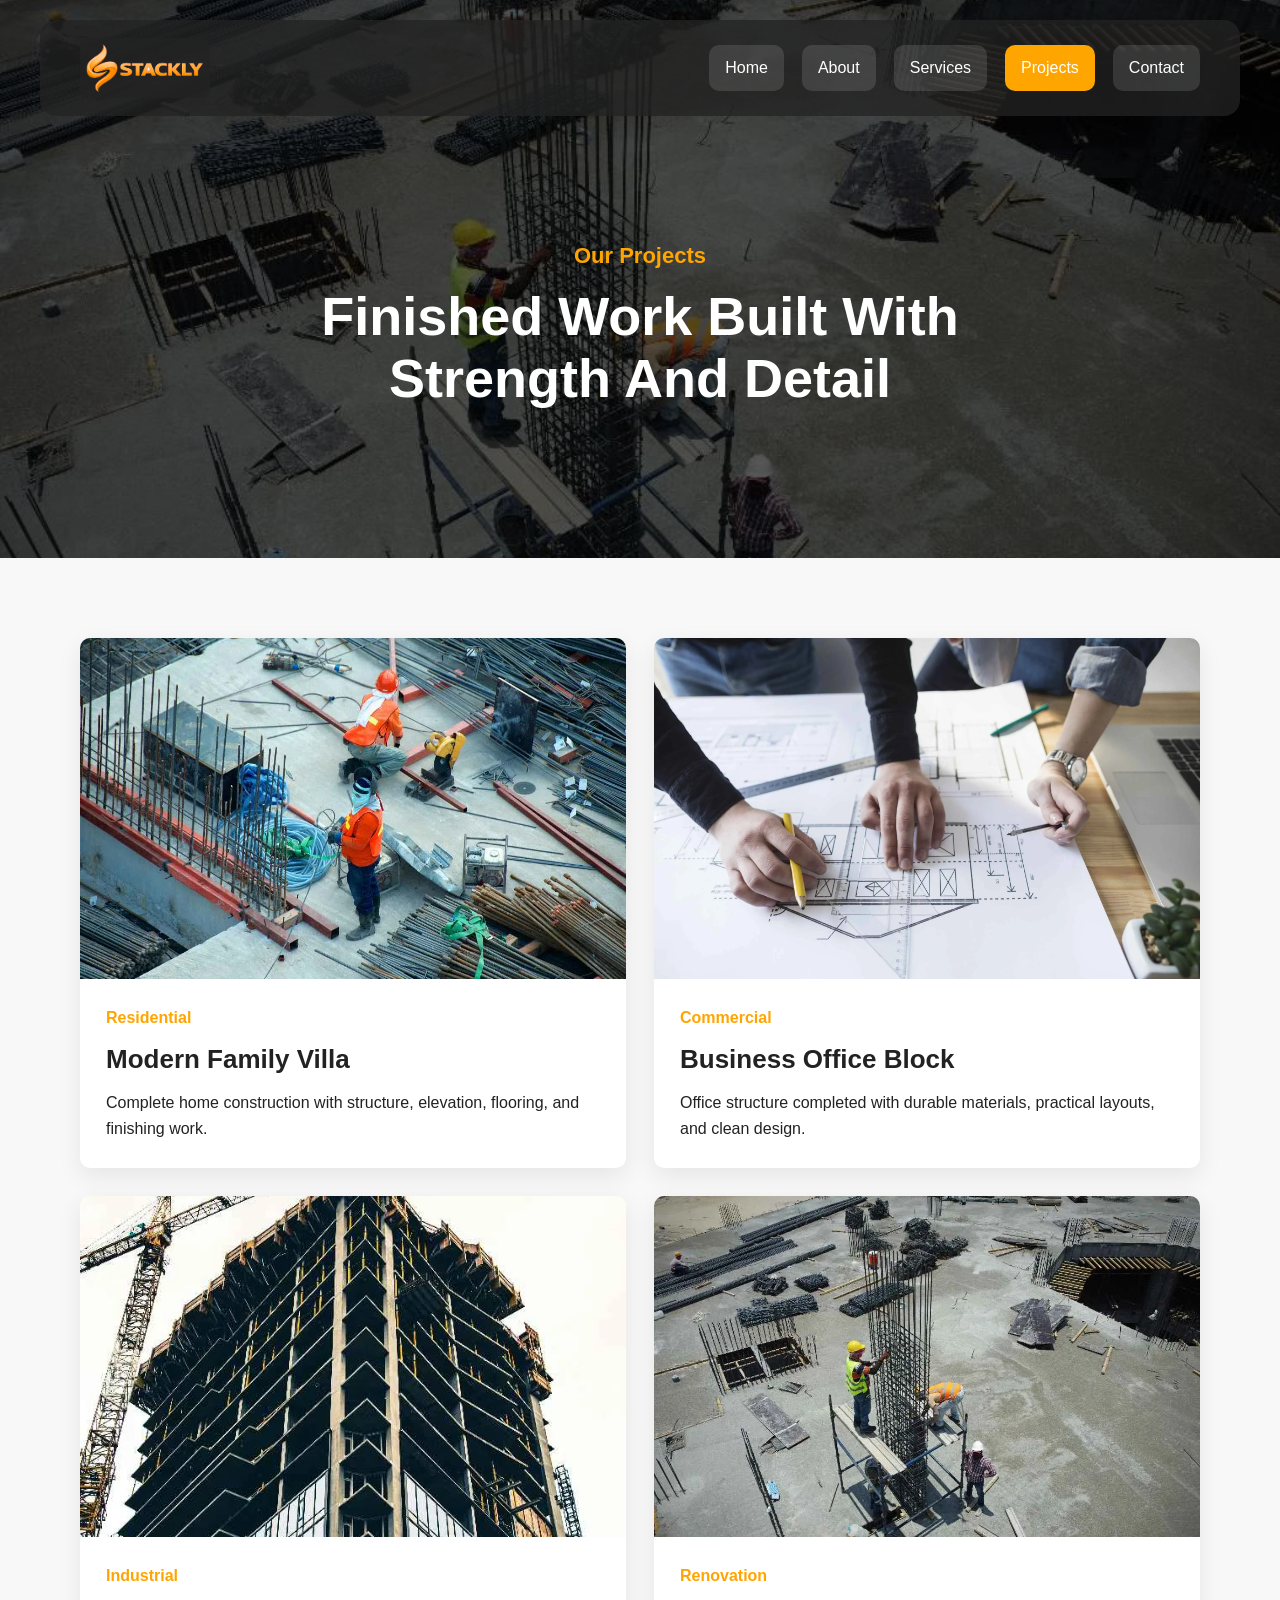
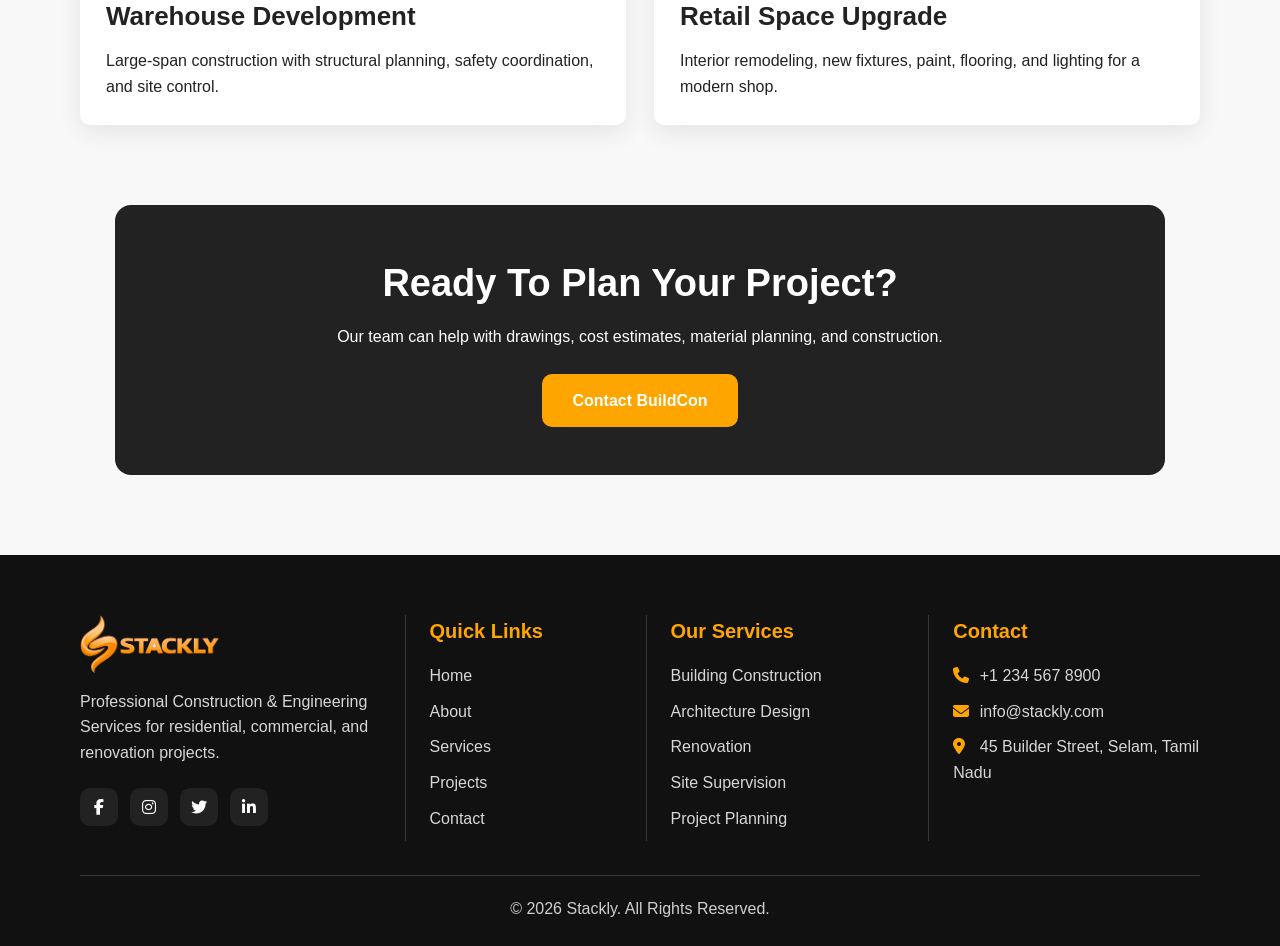
<file: page/Project.html>
<!DOCTYPE html>
<html lang="en">
<head>
  <meta charset="UTF-8" />
  <meta name="viewport" content="width=device-width, initial-scale=1.0" />
  <title>BuildCon Projects</title>
  <link rel="stylesheet" href="project.css" />
  <link rel="stylesheet" href="https://cdnjs.cloudflare.com/ajax/libs/font-awesome/6.5.1/css/all.min.css" />
</head>
<body>
  <header class="page-hero">
    <nav class="navbar">
      <a class="logo" href="../index.html">
        <img src="../asset/logo.webp" alt="BuildCon logo" />
      </a>
      <ul class="nav-links" id="navLinks">
        <li><a href="Home.html">Home</a></li>
        <li><a href="About.html">About</a></li>
        <li><a href="services.html">Services</a></li>
        <li><a class="active" href="NotFoud.html">Projects</a></li>
        <li><a href="NotFoud.html">Contact</a></li>
      </ul>
      <button class="menu-btn" id="menuBtn" aria-label="Open navigation">
        <i class="fa-solid fa-bars"></i>
      </button>
    </nav>

    <section class="hero-content">
      <p>Our Projects</p>
      <h1>Finished Work Built With Strength And Detail</h1>
    </section>
  </header>

  <main>
    <section class="project-grid">
      <article class="project-card">
        <img src="../asset/work.webp" alt="Residential construction project" />
        <div>
          <span>Residential</span>
          <h2>Modern Family Villa</h2>
          <p>Complete home construction with structure, elevation, flooring, and finishing work.</p>
        </div>
      </article>
      <article class="project-card">
        <img src="../asset/architecture.webp" alt="Commercial architecture project" />
        <div>
          <span>Commercial</span>
          <h2>Business Office Block</h2>
          <p>Office structure completed with durable materials, practical layouts, and clean design.</p>
        </div>
      </article>
      <article class="project-card">
        <img src="../asset/construction.webp" alt="Industrial construction site" />
        <div>
          <span>Industrial</span>
          <h2>Warehouse Development</h2>
          <p>Large-span construction with structural planning, safety coordination, and site control.</p>
        </div>
      </article>
      <article class="project-card">
        <img src="../asset/work1.webp" alt="Renovation project" />
        <div>
          <span>Renovation</span>
          <h2>Retail Space Upgrade</h2>
          <p>Interior remodeling, new fixtures, paint, flooring, and lighting for a modern shop.</p>
        </div>
      </article>
    </section>

    <section class="cta">
      <h2>Ready To Plan Your Project?</h2>
      <p>Our team can help with drawings, cost estimates, material planning, and construction.</p>
      <a href="Contact.html">Contact BuildCon</a>
    </section>
  </main>

  <!-- Footer -->
  <footer class="footer" id="contact">
    <div class="footer-container">
      <div class="footer-about">
        <img class="footer-logo" src="../asset/logo.webp" alt="BuildCon logo" />
        <p>
          Professional Construction & Engineering Services for residential,
          commercial, and renovation projects.
        </p>

        <div class="social-icons">
          <a href="NotFoud.html" aria-label="Facebook"><i class="fa-brands fa-facebook-f"></i></a>
          <a href="NotFoud.html" aria-label="Instagram"><i class="fa-brands fa-instagram"></i></a>
          <a href="NotFoud.html" aria-label="Twitter"><i class="fa-brands fa-twitter"></i></a>
          <a href="NotFoud.html" aria-label="LinkedIn"><i class="fa-brands fa-linkedin-in"></i></a>
        </div>
      </div>

      <div class="footer-column">
        <h3>Quick Links</h3>
        <ul>
          <li><a href="Home.html">Home</a></li>
          <li><a href="NotFoud.html">About</a></li>
          <li><a href="NotFoud.html">Services</a></li>
          <li><a href="NotFoud.html">Projects</a></li>
          <li><a href="NotFoud.html">Contact</a></li>
        </ul>
      </div>

      <div class="footer-column">
        <h3>Our Services</h3>
        <ul>
          <li><a href="services.html">Building Construction</a></li>
          <li><a href="services.html">Architecture Design</a></li>
          <li><a href="services.html">Renovation</a></li>
          <li><a href="services.html">Site Supervision</a></li>
          <li><a href="services.html">Project Planning</a></li>
        </ul>
      </div>

      <div class="footer-column">
        <h3>Contact</h3>
        <ul>
          <li><i class="fa-solid fa-phone"></i> +1 234 567 8900</li>
          <li><i class="fa-solid fa-envelope"></i> info@stackly.com</li>
          <li><i class="fa-solid fa-location-dot"></i> 45 Builder Street, Selam, Tamil Nadu</li>
        </ul>
      </div>
    </div>

    <p class="copy">
      &copy; 2026 Stackly. All Rights Reserved.
    </p>

  </footer>

  <script>
    document.getElementById("menuBtn").addEventListener("click", () => {
      document.getElementById("navLinks").classList.toggle("active");
    });
  </script>
</body>
</html>
</file>
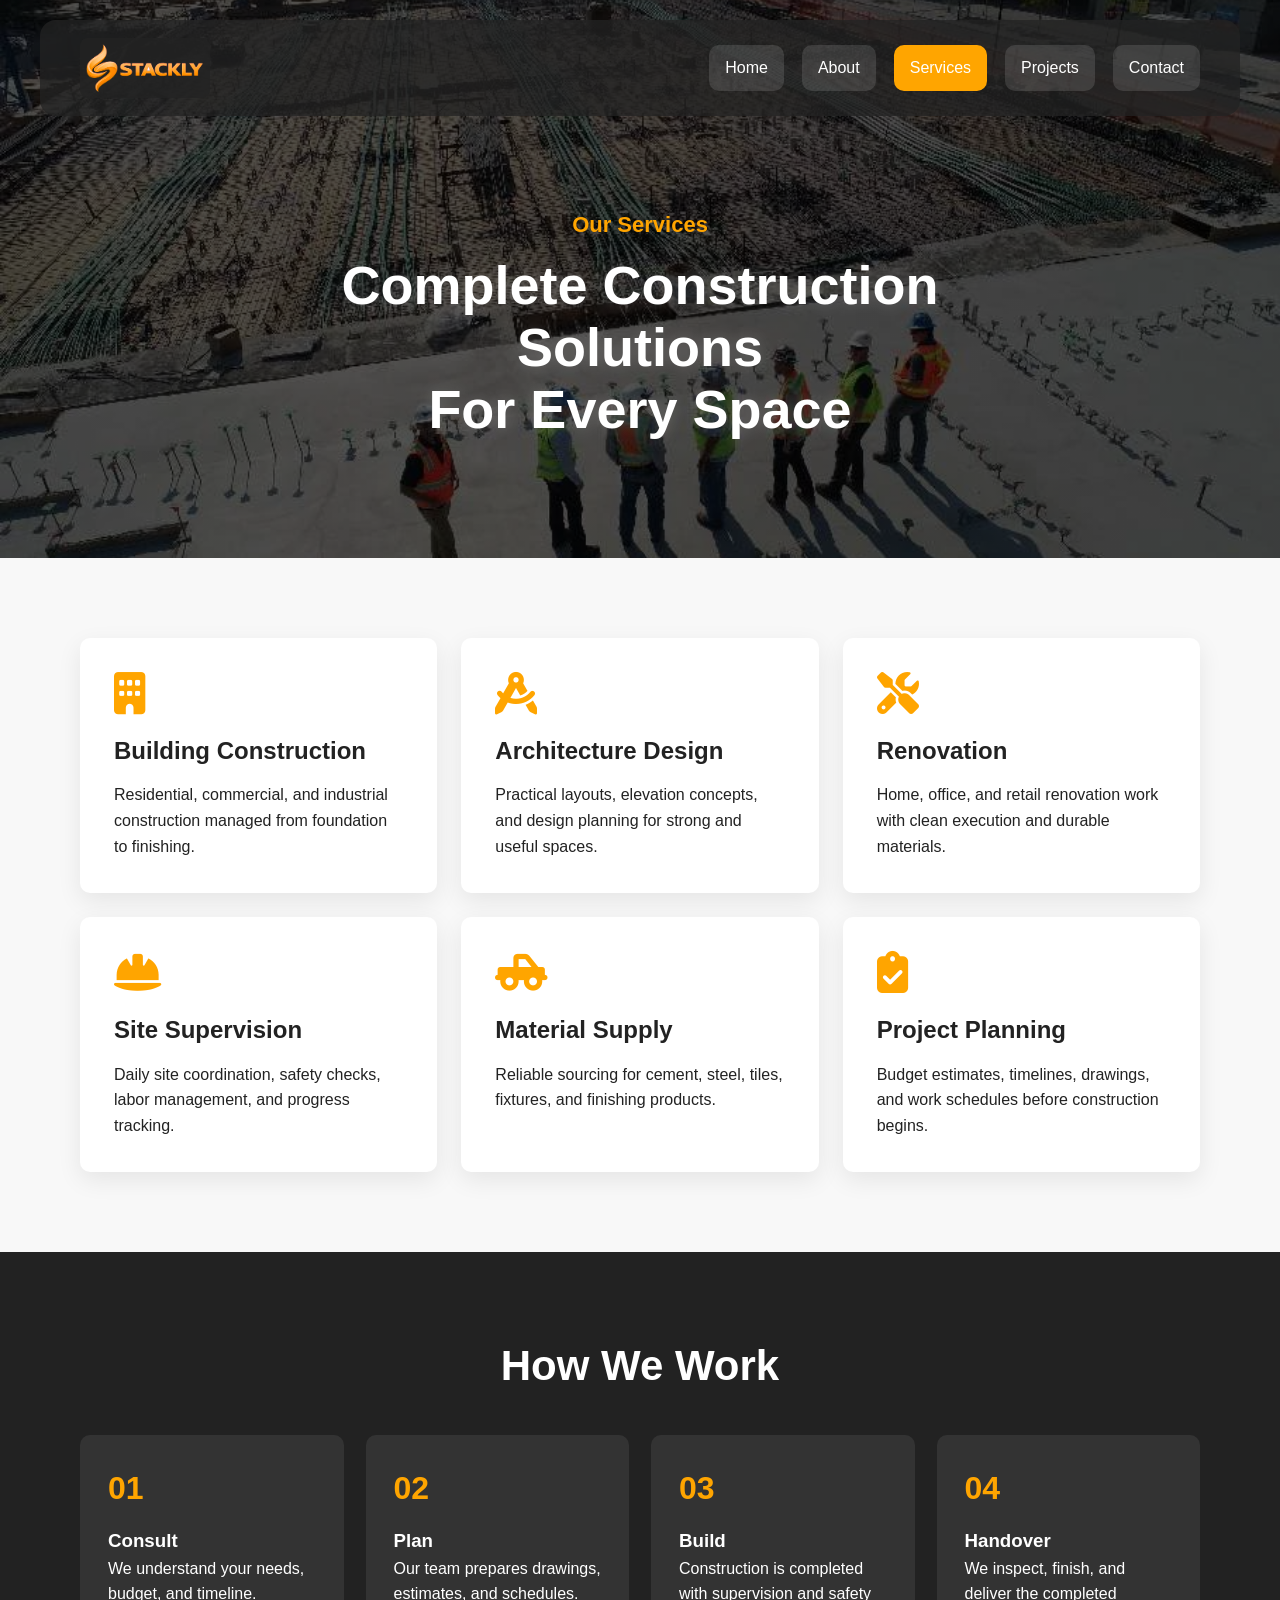
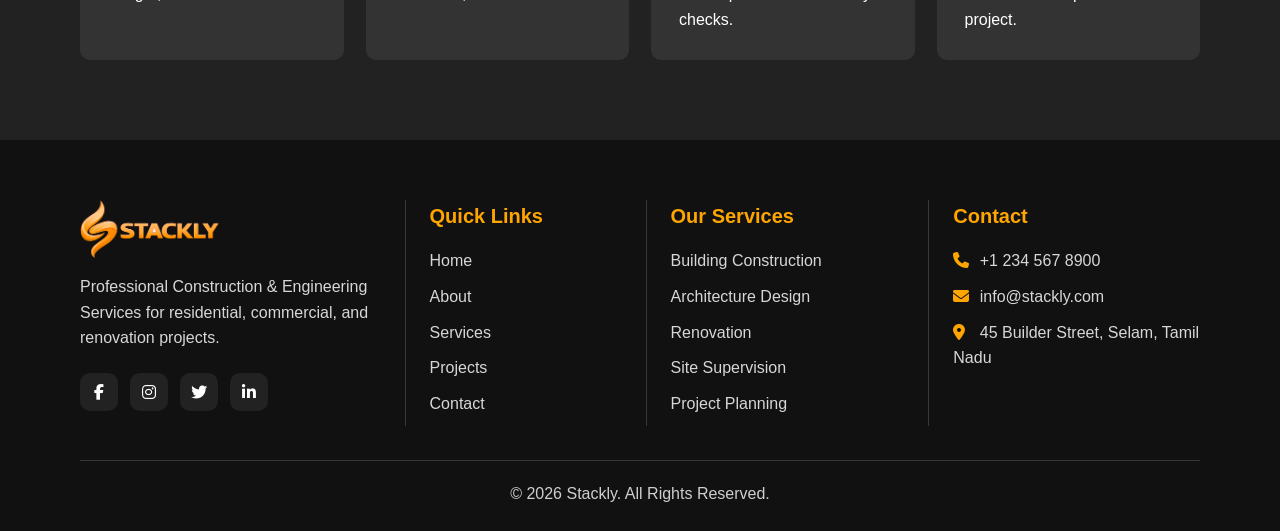
<file: page/services.html>
<!DOCTYPE html>
<html lang="en">
<head>
  <meta charset="UTF-8" />
  <meta name="viewport" content="width=device-width, initial-scale=1.0" />
  <title>BuildCon Services</title>
  <link rel="stylesheet" href="service.css" />
  <link rel="stylesheet" href="https://cdnjs.cloudflare.com/ajax/libs/font-awesome/6.5.1/css/all.min.css" />
</head>
<body>
  <header class="page-hero">
    <nav class="navbar">
      <a class="logo" href="../index.html">
        <img src="../asset/logo.webp" alt="BuildCon logo" />
      </a>
      <ul class="nav-links" id="navLinks">
        <li><a href="Home.html">Home</a></li>
        <li><a href="About.html">About</a></li>
        <li><a class="active" href="services.html">Services</a></li>
        <li><a href="Project.html">Projects</a></li>
        <li><a href="Contact.html">Contact</a></li>
      </ul>
      <button class="menu-btn" id="menuBtn" aria-label="Open navigation">
        <i class="fa-solid fa-bars"></i>
      </button>
    </nav>

    <section class="hero-content">

  <p class="hero-subtitle">
    Our Services
  </p>

  <h1 class="hero-title">
    Complete Construction Solutions
    <br>
    For Every Space
  </h1>

</section>
  </header>

  <main>
    <section class="services">
      <article class="service-card">
        <i class="fa-solid fa-building"></i>
        <h2>Building Construction</h2>
        <p>Residential, commercial, and industrial construction managed from foundation to finishing.</p>
      </article>
      <article class="service-card">
        <i class="fa-solid fa-drafting-compass"></i>
        <h2>Architecture Design</h2>
        <p>Practical layouts, elevation concepts, and design planning for strong and useful spaces.</p>
      </article>
      <article class="service-card">
        <i class="fa-solid fa-screwdriver-wrench"></i>
        <h2>Renovation</h2>
        <p>Home, office, and retail renovation work with clean execution and durable materials.</p>
      </article>
      <article class="service-card">
        <i class="fa-solid fa-helmet-safety"></i>
        <h2>Site Supervision</h2>
        <p>Daily site coordination, safety checks, labor management, and progress tracking.</p>
      </article>
      <article class="service-card">
        <i class="fa-solid fa-truck-pickup"></i>
        <h2>Material Supply</h2>
        <p>Reliable sourcing for cement, steel, tiles, fixtures, and finishing products.</p>
      </article>
      <article class="service-card">
        <i class="fa-solid fa-clipboard-check"></i>
        <h2>Project Planning</h2>
        <p>Budget estimates, timelines, drawings, and work schedules before construction begins.</p>
      </article>
    </section>

    <section class="process">
      <h2>How We Work</h2>
      <div class="process-grid">
        <div><span>01</span><h3>Consult</h3><p>We understand your needs, budget, and timeline.</p></div>
        <div><span>02</span><h3>Plan</h3><p>Our team prepares drawings, estimates, and schedules.</p></div>
        <div><span>03</span><h3>Build</h3><p>Construction is completed with supervision and safety checks.</p></div>
        <div><span>04</span><h3>Handover</h3><p>We inspect, finish, and deliver the completed project.</p></div>
      </div>
    </section>
  </main>

  <!-- Footer -->
  <footer class="footer" id="contact">
    <div class="footer-container">
      <div class="footer-about">
        <img class="footer-logo" src="../asset/logo.webp" alt="BuildCon logo" />
        <p>
          Professional Construction & Engineering Services for residential,
          commercial, and renovation projects.
        </p>

        <div class="social-icons">
          <a href="NotFoud.html" aria-label="Facebook"><i class="fa-brands fa-facebook-f"></i></a>
          <a href="NotFoud.html" aria-label="Instagram"><i class="fa-brands fa-instagram"></i></a>
          <a href="NotFoud.html" aria-label="Twitter"><i class="fa-brands fa-twitter"></i></a>
          <a href="NotFoud.html" aria-label="LinkedIn"><i class="fa-brands fa-linkedin-in"></i></a>
        </div>
      </div>

      <div class="footer-column">
        <h3>Quick Links</h3>
        <ul>
          <li><a href="Home.html">Home</a></li>
          <li><a href="About.html">About</a></li>
          <li><a href="services.html">Services</a></li>
          <li><a href="Project.html">Projects</a></li>
          <li><a href="Contact.html">Contact</a></li>
        </ul>
      </div>

      <div class="footer-column">
        <h3>Our Services</h3>
        <ul>
          <li><a href="services.html">Building Construction</a></li>
          <li><a href="services.html">Architecture Design</a></li>
          <li><a href="services.html">Renovation</a></li>
          <li><a href="services.html">Site Supervision</a></li>
          <li><a href="services.html">Project Planning</a></li>
        </ul>
      </div>

      <div class="footer-column">
        <h3>Contact</h3>
        <ul>
          <li><i class="fa-solid fa-phone"></i> +1 234 567 8900</li>
          <li><i class="fa-solid fa-envelope"></i> info@stackly.com</li>
          <li><i class="fa-solid fa-location-dot"></i> 45 Builder Street, Selam, Tamil Nadu</li>
        </ul>
      </div>
    </div>

    <p class="copy">
      &copy; 2026 Stackly. All Rights Reserved.
    </p>

  </footer>

  <script>
    document.getElementById("menuBtn").addEventListener("click", () => {
      document.getElementById("navLinks").classList.toggle("active");
    });
  </script>
</body>
</html>
</file>
<file: style.css>
* {
  margin: 0;
  padding: 0;
  box-sizing: border-box;
  font-family: Arial, sans-serif;
}

body {
  line-height: 1.6;
}

/* Loading Screen */

.loader {
  position: fixed;
  inset: 0;
  z-index: 9999;
  display: flex;
  justify-content: center;
  align-items: center;
  background: #111;
  color: white;
  transition: opacity 0.5s ease, visibility 0.5s ease;
}

.loader.hide {
  opacity: 0;
  visibility: hidden;
}

.loader-content {
  text-align: center;
}

.loader-content i {
  color: orange;
  font-size: 55px;
  margin-bottom: 15px;
}

.loader-logo {
  width: 150px;
  height: auto;
  display: block;
  margin: 0 auto 25px;
  filter: hue-rotate(200deg) saturate(1.4);
}

.spinner {
  width: 55px;
  height: 55px;
  margin: 0 auto;
  border: 5px solid rgba(255,255,255,0.25);
  border-top-color: orange;
  border-radius: 50%;
  animation: spin 1s linear infinite;
}

@keyframes spin {
  to {
    transform: rotate(360deg);
  }
}

/* Header */

.header {
  width: 100%;
  min-height: 100vh;
  background:
    linear-gradient(rgba(0,0,0,0.7), rgba(0,0,0,0.7)),
    url("asset/work.webp")
    center/cover no-repeat;
  transition: background-image 0.8s ease-in-out;
}

/* Navbar */

.navbar {
  z-index: 1000;
  width: calc(100% - 80px);
  margin: 20px auto 0;
  padding: 18px 40px;
  display: grid;
  grid-template-columns: auto 1fr;
  gap: 24px;
  align-items: center;
  background: rgba(35,35,35,0.76);
  border-radius: 16px;
  backdrop-filter: blur(8px);
}

.logo {
  width: 130px;
  display: block;
  padding: 6px;
  border-radius: 8px;
  filter: hue-rotate(200deg) saturate(1.4);
}

.logo img {
  width: 100%;
  height: auto;
  display: block;
  color:rgb(227, 10, 10);
}

.nav-menu {
  display: grid;
  grid-template-columns: 1fr auto;
  align-items: center;
  gap: 18px;
}

.nav-links {
  display: flex;
  justify-content: center;
  list-style: none;
  gap: 18px;
}

.nav-links li a {
  color: white;
  text-decoration: none;
  padding: 10px 18px;
  background: rgba(255,255,255,0.12);
  border-radius: 10px;
  transition: 0.3s;
}

.nav-links li a:hover {
  background: orange;
  color: white;
}

.auth-buttons {
  display: flex;
  justify-content: flex-end;
  gap: 12px;
}

.auth-buttons a {
  color: white;
  text-decoration: none;
  padding: 10px 18px;
  border-radius: 10px;
  transition: 0.3s;
}

.auth-buttons a.login-link {
  border: 1px solid rgba(255,255,255,0.45);
  background: transparent;
}

.auth-buttons a.login-link:hover {
  background: white;
  color: #111;
}

.auth-buttons a.signup-link {
  background: orange;
  color: white;
}

.auth-buttons a.signup-link:hover {
  background: #ff8800;
}

.menu-btn {
  color: white;
  font-size: 28px;
  cursor: pointer;
  display: none;
  padding: 8px 12px;
  background: rgba(251, 250, 250, 0.12);
  border-radius: 10px;
}

/* Hero */

.hero {
  display: flex;
  align-items: center;
  justify-content: center;
  min-height: 20vh;
  text-align: center;
  color: white;
  padding: 20px;
}

.hero-content {
  position: relative;
  z-index: 1;
  max-width: 800px;
  margin:30px;
}

.hero-content h3 {
  color: orange;
  margin-bottom: 15px;
  font-size: 25px;
}

.hero-content h1 {
  font-size: 65px;
  margin-bottom: 20px;
}

.hero-content h1 span {
  color: orange;
}

.hero-content p {
  font-size: 18px;
  margin-bottom: 30px;
}

.hero-highlights {
  margin-bottom: 30px;
  display: flex;
  justify-content: center;
  gap: 18px;
}

.hero-highlights div {
  min-width: 110px;
  padding: 14px 18px;
  background: rgba(255,255,255,0.12);
  border-radius: 10px;
  backdrop-filter: blur(6px);
}

.hero-highlights strong {
  display: block;
  color: orange;
  font-size: 26px;
}

.hero-highlights span {
  font-size: 14px;
}
.hero-content h3{
    color: orange;
    margin-bottom: 15px;
}
/* Hero Subtitle Animation */
.fade-in{
  opacity: 0;
  transform: translateY(-30px);
  animation: slideDown 1s ease forwards;
}

/* Hero Heading Animation */
.typing-text{
  opacity: 0;
  transform: translateY(60px);
  animation: heroTitle 1.5s ease forwards;
  animation-delay: .5s;
}

.typing-text span{
  color: orange;
  display: inline-block;
  animation: glowText 2s infinite alternate;
}

.hero-buttons .btn{
  opacity:0;
  animation: fadeUp 1s ease forwards;
  animation-delay:1.8s;
}

.hero-content h1{
  font-size:65px;
  line-height:1.2;
}

@media(max-width:768px){
  .hero-content h1{
    font-size:48px;
  }
}

@media(max-width:480px){
  .hero-content h1{
    font-size:34px;
  }

  .hero-content p{
    font-size:15px;
  }
}

/* Paragraph Animation */
.fade-up{
  opacity: 0;
  transform: translateY(40px);
  animation: fadeUp 1.2s ease forwards;
  animation-delay: 1s;
}

.delay{
  animation-delay: 1.4s;
}

@keyframes slideDown{
  from{
    opacity:0;
    transform:translateY(-30px);
  }
  to{
    opacity:1;
    transform:translateY(0);
  }
}

@keyframes heroTitle{
  from{
    opacity:0;
    transform:translateY(60px) scale(.9);
  }
  to{
    opacity:1;
    transform:translateY(0) scale(1);
  }
}

@keyframes fadeUp{
  from{
    opacity:0;
    transform:translateY(40px);
  }
  to{
    opacity:1;
    transform:translateY(0);
  }
}

@keyframes glowText{
  from{
    text-shadow:
      0 0 5px orange,
      0 0 10px orange;
  }

  to{
    text-shadow:
      0 0 15px orange,
      0 0 25px orange,
      0 0 40px orange;
  }
}


.hero-highlights div{
  animation: floatCard 3s ease-in-out infinite;
}

.hero-highlights div:nth-child(2){
  animation-delay: .5s;
}

.hero-highlights div:nth-child(3){
  animation-delay: 1s;
}

@keyframes floatCard{
  0%,100%{
    transform:translateY(0);
  }
  50%{
    transform:translateY(-10px);
  }
}

/* Fade Animation */
.fade-in{
    opacity:0;
    animation: fadeIn 1.5s ease forwards;
}

.fade-up{
    opacity:0;
    transform:translateY(30px);
    animation: fadeUp 1.5s ease forwards;
    animation-delay:1s;
}

.delay{
    animation-delay:1.5s;
}

@keyframes fadeIn{
    to{
        opacity:1;
    }
}

@keyframes fadeUp{
    to{
        opacity:1;
        transform:translateY(0);
    }
}

/* Buttons */

.hero-buttons {
  display: flex;
  justify-content: center;
  gap: 20px;
}

.btn {
  padding: 14px 30px;
  border: none;
  border-radius: 10px;
  background: orange;
  color: white;
  cursor: pointer;
  font-size: 16px;
  transition: 0.3s;
}

.btn:hover {
  background: #ff8800;
}

.btn-outline {
  background: transparent;
  border: 2px solid white;
  border-radius: 10px;
}

.btn-outline:hover {
  background: white;
  color: black;
}

/* About */

.about {
  padding: 80px;
  display: flex;
  gap: 50px;
  align-items: center;
}

.about-image {
  flex: 1;
}

.about-image img {
  width: 100%;
  border-radius: 10px;
}

.about-content {
  flex: 1;
}

.about-content h2 {
  font-size: 45px;
  margin-bottom: 20px;
}

.about-content p {
  margin-bottom: 30px;
}

.about-boxes {
  display: flex;
  gap: 20px;
}

.box {
  background: #f4f4f4;
  padding: 25px;
  border-radius: 10px;
  text-align: center;
  flex: 1;
}

.box i {
  font-size: 35px;
  color: orange;
  margin-bottom: 10px;
}

/* Section Title */

.section-title {
  text-align: center;
  margin-bottom: 50px;
}

.section-title h2 {
  font-size: 45px;
  margin-bottom: 10px;
}

/* Services */

.services {
  padding: 80px;
  background: #f9f9f9;
}

.service-container {
  display: flex;
  gap: 25px;
}

.service-card {
  background: white;
  padding: 40px 30px;
  border-radius: 10px;
  text-align: center;
  transition: 0.3s;
  box-shadow: 0 0 10px rgba(0,0,0,0.1);
}

.service-card:hover {
  transform: translateY(-10px);
}

.service-card i {
  font-size: 45px;
  color: orange;
  margin-bottom: 20px;
}

.service-card h3 {
  margin-bottom: 15px;
}

/* Projects */

.projects {
  padding: 80px;
}

.project-gallery {
  display: flex;
  gap: 20px;
}

.project-card {
  flex: 1;
  aspect-ratio: 4 / 3;
  overflow: hidden;
  border-radius: 10px;
}

.project-card img {
  width: 100%;
  height: 100%;
  display: block;
  object-fit: cover;
  transition: 0.4s;
}

.project-card:hover img {
  transform: scale(1.1);
}

/* Choose */

.choose {
  padding: 80px;
  background: #222;
  color: white;
}

.choose-container {
  display: flex;
  gap: 25px;
}

.choose-box {
  flex: 1;
  background: #333;
  padding: 40px;
  text-align: center;
  border-radius: 10px;
}

.choose-box i {
  font-size: 45px;
  color: orange;
  margin-bottom: 15px;
}

/* Process */

.process {
  padding: 80px;
  background: #f9f9f9;
}

.process-container {
  display: grid;
  grid-template-columns: repeat(4, 1fr);
  gap: 22px;
}

.process-box {
  padding: 32px 24px;
  background: white;
  border-radius: 10px;
  box-shadow: 0 0 10px rgba(0,0,0,0.08);
}

.process-box span {
  display: inline-block;
  margin-bottom: 15px;
  color: orange;
  font-size: 34px;
  font-weight: 700;
}

.process-box h3 {
  margin-bottom: 10px;
}


/* Testimonials */

.testimonials {
  padding: 80px;
  background: #222;
  color: white;
}

.testimonial-container {
  display: grid;
  grid-template-columns: repeat(3, 1fr);
  gap: 25px;
}

.testimonial-card {
  padding: 32px 26px;
  background: #333;
  border-radius: 10px;
}

.testimonial-card i {
  margin-bottom: 16px;
  color: orange;
  font-size: 34px;
}

.testimonial-card p {
  margin-bottom: 18px;
}

/* Contact Section */

.contact-section {
  padding: 80px;
  display: grid;
  grid-template-columns: 1fr 1fr;
  gap: 45px;
  align-items: center;
}

.contact-info h2 {
  margin-bottom: 18px;
  font-size: 42px;
}

.contact-info > p {
  margin-bottom: 28px;
}

.contact-detail {
  margin-bottom: 16px;
  display: flex;
  align-items: center;
  gap: 12px;
}

.contact-detail i {
  width: 42px;
  height: 42px;
  display: flex;
  align-items: center;
  justify-content: center;
  color: white;
  background: orange;
  border-radius: 10px;
}

.contact-form {
  padding: 32px;
  display: grid;
  gap: 16px;
  background: #f4f4f4;
  border-radius: 10px;
}

.contact-form input,
.contact-form textarea {
  width: 100%;
  padding: 14px 16px;
  border: 1px solid #ddd;
  border-radius: 10px;
  font-size: 16px;
  outline: none;
}

.contact-form textarea {
  min-height: 130px;
  resize: vertical;
}

/* Footer */

.footer {
  background: #111;
  color: white;
  text-align: center;
  padding: 40px 20px;
}

.footer-logo {
  width: 140px;
  height: auto;
  display: block;
  margin: 0 auto 12px;
  filter: hue-rotate(200deg) saturate(1.4);
}

.social-icons {
  margin: 20px 0;
}

.social-icons i {
  margin: 0 10px;
  font-size: 20px;
  cursor: pointer;
  transition: 0.3s;
}

.social-icons i:hover {
  color: orange;
}

.copy {
  margin-top: 20px;
  font-size: 14px;
}

.footer {
  padding: 60px 80px 24px;
  text-align: left;
}

.footer-container {
  max-width: 1180px;
  margin: 0 auto;
  display: grid;
  grid-template-columns: 1.4fr 1fr 1.2fr 1.3fr;
  gap: 32px;
}

.footer-logo {
  margin: 0 0 16px;
}

.footer-about p {
  max-width: 320px;
  color: #d7d7d7;
}

.footer-column {
  padding-left: 24px;
  border-left: 1px solid rgba(255,255,255,0.16);
}

.footer-column h3 {
  margin-bottom: 16px;
  color: orange;
  font-size: 20px;
}

.footer-column ul {
  list-style: none;
}

.footer-column li {
  margin-bottom: 10px;
  color: #d7d7d7;
}

.footer-column a {
  color: #d7d7d7;
  text-decoration: none;
  transition: 0.3s;
}

.footer-column a:hover {
  color: orange;
}

.footer-column i {
  width: 22px;
  color: orange;
}

.social-icons {
  margin: 22px 0 0;
  display: flex;
  gap: 12px;
}

.social-icons a {
  width: 38px;
  height: 38px;
  display: flex;
  align-items: center;
  justify-content: center;
  color: white;
  background: #222;
  border-radius: 10px;
  text-decoration: none;
  transition: 0.3s;
}

.social-icons a:hover {
  background: orange;
}

.social-icons a:hover i {
  color: white;
}

.social-icons i {
  margin: 0;
}

.copy {
  max-width: 1180px;
  margin: 34px auto 0;
  padding-top: 20px;
  text-align: center;
  color: #cfcfcf;
  border-top: 1px solid rgba(255,255,255,0.16);
}

/* Responsive tablet view */

@media (max-width: 768px) {

  .navbar {
    width: calc(100% - 30px);
    padding: 18px 20px;
    display: grid;
    grid-template-columns: 1fr auto;
    justify-content: space-between;
    position: relative;
  }

  .logo {
    width: 115px;
  }

  .menu-btn {
    display: block;
  }

  .nav-menu {
    position: absolute;
    top: 90px;
    left: 15px;
    width: calc(100% - 30px);
    background: #111;
    display: none;
    flex-direction: column;
    text-align: center;
    padding: 20px 0;
    border-radius: 14px;
  }

  .nav-menu.active {
    display: flex;
  }

  .nav-links {
    width: 100%;
    flex-direction: column;
    gap: 12px;
  }

  .auth-buttons {
    width: 100%;
    display: flex;
    flex-direction: column;
    padding: 0 20px;
  }

  .auth-buttons a {
    display: block;
    width: 100%;
    text-align: center;
  }

  .nav-links li a {
    display: block;
    width: calc(100% - 40px);
    margin: 0 auto;
  }

  .hero {
    min-height: 80vh;
    padding: 30px 20px;
  }

  .hero-content h3 {
    font-size: 20px;
  }

  .hero-content h1 {
    font-size: 40px;
    line-height: 1.2;
  }

  .hero-content p {
    font-size: 16px;
  }

  .hero-buttons {
    flex-direction: column;
    align-items: stretch;
    gap: 14px;
  }

  .hero-highlights {
    flex-direction: column;
    gap: 12px;
  }

  .hero-highlights div {
    width: 100%;
  }

  .btn {
    width: 100%;
  }

  .about,
  .service-container,
  .project-gallery,
  .choose-container,
  .about-boxes {
    flex-direction: column;
  }

  .about,
  .services,
  .projects,
  .choose,
  .process,
  .team,
  .testimonials,
  .contact-section {
    padding: 50px 20px;
  }

  .section-title h2 {
    font-size: 35px;
  }

  .about-content h2 {
    font-size: 35px;
  }

  .service-card,
  .choose-box,
  .box {
    padding: 30px 22px;
  }

  .project-card {
    width: 100%;
    aspect-ratio: 16 / 10;
  }

  .process-container,
  .team-container,
  .testimonial-container,
  .contact-section {
    grid-template-columns: 1fr;
  }

  .contact-info h2 {
    font-size: 35px;
  }

  .team-card img {
    height: 320px;
  }
}
/* Responsive mobile view */
@media (max-width: 480px) {

  .navbar {
    width: calc(100% - 20px);
    padding: 14px 16px;
    border-radius: 12px;
  }

  .logo {
    width: 82px;
  }

  .menu-btn {
    font-size: 22px;
    padding: 7px 10px;
  }

  .nav-menu {
    left: 10px;
    width: calc(100% - 20px);
  }

  .hero-content h1 {
    font-size: 32px;
  }

  .hero-content h3 {
    font-size: 18px;
  }

  .section-title h2,
  .about-content h2 {
    font-size: 30px;
    line-height: 1.2;
  }

  .about,
  .services,
  .projects,
  .choose,
  .process,
  .team,
  .testimonials,
  .contact-section {
    padding: 40px 16px;
  }

  .project-card {
    aspect-ratio: 1 / 1;
  }

  .team-card img {
    height: 260px;
  }

  .footer-logo {
    width: 115px;
  }

  .contact-form {
    padding: 24px 18px;
  }
}

@media (max-width: 900px) {
  .footer {
    padding: 50px 24px 24px;
  }

  .footer-container {
    grid-template-columns: repeat(2, 1fr);
  }
}

@media (max-width: 560px) {
  .footer {
    padding: 42px 18px 22px;
  }

  .footer-container {
    grid-template-columns: 1fr;
    gap: 24px;
  }

  .footer-about,
  .footer-column {
    padding-left: 0;
    padding-top: 20px;
    border-left: 0;
    border-top: 1px solid rgba(255,255,255,0.16);
  }

  .footer-about {
    padding-top: 0;
    border-top: 0;
  }

  .footer-logo {
    width: 115px;
  }
}

/* About Section Animation */

.animate-left{
  animation: slideLeft 1.2s ease forwards;
}

.animate-right{
  animation: slideRight 1.2s ease forwards;
}

.animate-up{
  animation: slideUp 1.2s ease forwards;
}

.delay-box{
  animation-delay: .3s;
}

/* Image Hover Effect */

.about-image img{
  transition: .5s;
}

.about-image:hover img{
  transform: scale(1.05);
}

/* Title Glow */

.about-title{
  position: relative;
}

.about-title::after{
  content:"";
  display:block;
  width:80px;
  height:4px;
  background:orange;
  margin-top:10px;
  border-radius:10px;
}

/* Keyframes */

@keyframes slideLeft{
  from{
    opacity:0;
    transform:translateX(-80px);
  }
  to{
    opacity:1;
    transform:translateX(0);
  }
}

@keyframes slideRight{
  from{
    opacity:0;
    transform:translateX(80px);
  }
  to{
    opacity:1;
    transform:translateX(0);
  }
}

@keyframes slideUp{
  from{
    opacity:0;
    transform:translateY(50px);
  }
  to{
    opacity:1;
    transform:translateY(0);
  }
}
/* Desktop */
.about{
    padding: 80px;
    display: flex;
    align-items: center;
    gap: 50px;
}

.about-image,
.about-content{
    flex: 1;
}

.about-image img{
    width: 100%;
    border-radius: 12px;
    display: block;
}

.about-content h2{
    font-size: 45px;
    margin-bottom: 20px;
}

.about-content p{
    font-size: 18px;
    line-height: 1.8;
}

.about-boxes{
    display: flex;
    gap: 20px;
    margin-top: 30px;
}

.box{
    flex: 1;
    padding: 25px;
    background: #f4f4f4;
    border-radius: 12px;
    text-align: center;
}

/* Tablet */
@media (max-width: 768px){

    .about{
        flex-direction: column;
        padding: 60px 25px;
        text-align: center;
        gap: 35px;
    }

    .about-content h2{
        font-size: 36px;
    }

    .about-content p{
        font-size: 16px;
    }

    .about-boxes{
        flex-direction: row;
        gap: 15px;
    }

    .box{
        padding: 20px;
    }

    .box h3{
        font-size: 24px;
    }
}

/* Mobile */
@media (max-width: 480px){

    .about{
        padding: 40px 16px;
        gap: 25px;
    }

    .about-content h2{
        font-size: 28px;
        line-height: 1.3;
    }

    .about-content p{
        font-size: 15px;
        line-height: 1.7;
    }

    .about-boxes{
        flex-direction: column;
        gap: 15px;
    }

    .box{
        width: 100%;
        padding: 18px;
    }

    .box h3{
        font-size: 22px;
    }

    .box i{
        font-size: 30px;
    }
}
/* Scroll Animation */

.hidden-left,
.hidden-right,
.hidden-up {
  opacity: 0;
  transition: all 1s ease;
}

.hidden-left {
  transform: translateX(-100px);
}

.hidden-right {
  transform: translateX(100px);
}

.hidden-up {
  transform: translateY(60px);
}

/* Visible */

.show {
  opacity: 1;
  transform: translate(0, 0);
}
</file>
<file: page/About.css>
* {
  margin: 0;
  padding: 0;
  box-sizing: border-box;
  font-family: Arial, sans-serif;
}

body {
  color: #222;
  line-height: 1.6;
  background: #f7f7f7;
}

a {
  color: inherit;
  text-decoration: none;
}

.page-hero {
  min-height: 62vh;
  padding-top: 20px;
  color: white;
  background:
    linear-gradient(rgba(0,0,0,0.66), rgba(0,0,0,0.66)),
    url("../asset/construction.webp") center/cover no-repeat;
}

.navbar {
  width: calc(100% - 80px);
  margin: 0 auto;
  padding: 18px 40px;
  display: flex;
  align-items: center;
  justify-content: space-between;
  background: rgba(35,35,35,0.76);
  border-radius: 16px;
}

.logo {
  width: 130px;
  display: block;
  padding: 6px;
  background: rgba(35,35,35,0.76);
  border-radius: 8px;
  filter: hue-rotate(200deg) saturate(1.4);
}

.logo img {
  width: 100%;
  height: auto;
  display: block;
}

.logo span,
.hero-content p,
.stats strong,
.values i {
  color: orange;
}

.nav-links {
  display: flex;
  gap: 18px;
  list-style: none;
}

.nav-links a {
  display: block;
  padding: 10px 16px;
  border-radius: 10px;
  background: rgba(255,255,255,0.12);
  transition: 0.3s;
}

.nav-links a:hover,
.nav-links a.active {
  background: orange;
}

.menu-btn {
  display: none;
  padding: 8px 12px;
  color: white;
  font-size: 24px;
  background: rgba(255,255,255,0.14);
  border: 0;
  border-radius: 10px;
  cursor: pointer;
}

.hero-content {
  max-width: 850px;
  margin: 0 auto;
  min-height: 46vh;
  padding: 40px 20px;
  display: flex;
  flex-direction: column;
  align-items: center;
  justify-content: center;
  text-align: center;
}

.hero-content p {
  margin-bottom: 12px;
  font-size: 22px;
  font-weight: 700;
}

.hero-content h1 {
  font-size: 54px;
  line-height: 1.15;
}

.about-section,
.values {
  padding: 80px;
}

.about-section {
  display: grid;
  grid-template-columns: 1fr 1fr;
  gap: 48px;
  align-items: center;
  background: white;
}

.about-section img {
  width: 100%;
  display: block;
  border-radius: 10px;
}

.about-text h2,
.values h2 {
  margin-bottom: 18px;
  font-size: 42px;
  line-height: 1.2;
}

.about-text p {
  margin-bottom: 18px;
}

.stats {
  padding: 45px 80px;
  display: grid;
  grid-template-columns: repeat(3, 1fr);
  gap: 24px;
  color: white;
  background: #222;
}

.stats div {
  padding: 28px;
  text-align: center;
  background: #333;
  border-radius: 10px;
}

.stats strong {
  display: block;
  font-size: 38px;
}

.value-grid {
  display: grid;
  grid-template-columns: repeat(3, 1fr);
  gap: 24px;
}

.value-grid article {
  padding: 32px;
  background: white;
  border-radius: 10px;
  box-shadow: 0 8px 24px rgba(0,0,0,0.08);
}

.value-grid i {
  margin-bottom: 18px;
  font-size: 38px;
}

.value-grid h3 {
  margin-bottom: 10px;
}

.footer {
  padding: 35px 20px;
  color: white;
  text-align: center;
  background: #111;
}

.footer-logo {
  width: 140px;
  height: auto;
  display: block;
  margin: 0 auto 12px;
  filter: hue-rotate(200deg) saturate(1.4);
}

.footer {
  padding: 60px 80px 24px;
  text-align: left;
}

.footer-container {
  max-width: 1180px;
  margin: 0 auto;
  display: grid;
  grid-template-columns: 1.4fr 1fr 1.2fr 1.3fr;
  gap: 32px;
}

.footer-logo {
  margin: 0 0 16px;
}

.footer-about p {
  max-width: 320px;
  color: #d7d7d7;
}

.footer-column {
  padding-left: 24px;
  border-left: 1px solid rgba(255,255,255,0.16);
}

.footer-column h3 {
  margin-bottom: 16px;
  color: orange;
  font-size: 20px;
}

.footer-column ul {
  list-style: none;
}

.footer-column li {
  margin-bottom: 10px;
  color: #d7d7d7;
}

.footer-column a {
  color: #d7d7d7;
  text-decoration: none;
  transition: 0.3s;
}

.footer-column a:hover {
  color: orange;
}

.footer-column i {
  width: 22px;
  color: orange;
}

.social-icons {
  margin-top: 22px;
  display: flex;
  gap: 12px;
}

.social-icons a {
  width: 38px;
  height: 38px;
  display: flex;
  align-items: center;
  justify-content: center;
  color: white;
  background: #222;
  border-radius: 10px;
  transition: 0.3s;
}

.social-icons a:hover {
  background: orange;
}

.social-icons a:hover i {
  color: white;
}

.copy {
  max-width: 1180px;
  margin: 34px auto 0;
  padding-top: 20px;
  text-align: center;
  color: #cfcfcf;
  border-top: 1px solid rgba(255,255,255,0.16);
}

@media (max-width: 900px) {
  .navbar {
    width: calc(100% - 30px);
    padding: 18px 20px;
    position: relative;
  }

  .logo {
    width: 115px;
  }

  .menu-btn {
    display: block;
  }

  .nav-links {
    position: absolute;
    top: 78px;
    left: 0;
    width: 100%;
    padding: 18px;
    display: none;
    flex-direction: column;
    text-align: center;
    background: #111;
    border-radius: 14px;
  }

  .nav-links.active {
    display: flex;
  }

  .hero-content h1 {
    font-size: 38px;
  }

  .about-section,
  .stats,
  .values,
  .value-grid {
    grid-template-columns: 1fr;
  }

  .about-section,
  .values {
    padding: 55px 20px;
  }

  .stats {
    padding: 45px 20px;
  }
}

@media (max-width: 480px) {
  .logo {
    width: 82px;
  }

  .hero-content h1,
  .about-text h2,
  .values h2 {
    font-size: 30px;
  }
}

@media (max-width: 900px) {
  .footer {
    padding: 50px 24px 24px;
  }

  .footer-container {
    grid-template-columns: repeat(2, 1fr);
  }
}

@media (max-width: 560px) {
  .footer {
    padding: 42px 18px 22px;
  }

  .footer-container {
    grid-template-columns: 1fr;
    gap: 24px;
  }

  .footer-about,
  .footer-column {
    padding-left: 0;
    padding-top: 20px;
    border-left: 0;
    border-top: 1px solid rgba(255,255,255,0.16);
  }

  .footer-about {
    padding-top: 0;
    border-top: 0;
  }

  .footer-logo {
    width: 115px;
  }
}
/* Hero Tag */
.hero-tag{
    color: orange;
    font-size: 20px;
    font-weight: 600;
    opacity: 0;
    transform: translateY(-30px);
    animation: slideDown 1s ease forwards;
}

/* Hero Title */
.hero-title{
    font-size: 60px;
    line-height: 1.2;
    margin-top: 15px;

    opacity: 0;
    transform: translateY(50px);
    animation: slideUp 1.2s ease forwards;
    animation-delay: .5s;
}

.hero-title span{
    color: orange;
    display: inline-block;
    animation: glow 2s infinite alternate;
}

/* Animations */

@keyframes slideDown{
    from{
        opacity:0;
        transform:translateY(-30px);
    }
    to{
        opacity:1;
        transform:translateY(0);
    }
}

@keyframes slideUp{
    from{
        opacity:0;
        transform:translateY(50px);
    }
    to{
        opacity:1;
        transform:translateY(0);
    }
}

@keyframes glow{
    from{
        text-shadow:0 0 5px orange;
    }
    to{
        text-shadow:
        0 0 10px orange,
        0 0 20px orange,
        0 0 30px orange;
    }
}
@media (max-width: 480px){

    .hero-title{
        font-size: 30px;
        line-height: 1.4;
    }

    .hero-tag{
        font-size: 16px;
    }
}
@media (max-width: 900px) {
  .navbar {
    position: relative;
    z-index: 1000;
  }

  .nav-links {
    position: absolute;
    top: 78px;
    left: 0;
    width: 100%;
    z-index: 9999;
    background: #111;
  }

  .hero-content {
    position: relative;
    z-index: 1;
  }
}
.page-hero {
  position: relative;
  overflow: hidden;
}

.hero-content {
  position: relative;
  z-index: 1;
}

.nav-links.active {
  display: flex;
  z-index: 9999;
}
@media (max-width: 900px) {
  .nav-links.active ~ .hero-content {
    visibility: hidden;
  }
}
</file>
<file: page/contact.css>
* {
  margin: 0;
  padding: 0;
  box-sizing: border-box;
  font-family: Arial, sans-serif;
}

body {
  color: #222;
  line-height: 1.6;
  background: #f8f8f8;
}

a {
  color: inherit;
  text-decoration: none;
}

.page-hero {
  min-height: 62vh;
  padding-top: 20px;
  color: white;
  background:
    linear-gradient(rgba(0,0,0,0.68), rgba(0,0,0,0.68)),
    url("../asset/work.webp") center/cover no-repeat;
}

.navbar {
  width: calc(100% - 80px);
  margin: 0 auto;
  padding: 18px 40px;
  display: flex;
  align-items: center;
  justify-content: space-between;
  background: rgba(35,35,35,0.76);
  border-radius: 16px;
}

.logo {
  width: 130px;
  display: block;
  padding: 6px;
  background: rgba(35,35,35,0.76);
  border-radius: 8px;
  filter: hue-rotate(200deg) saturate(1.4);
}

.logo img {
  width: 100%;
  height: auto;
  display: block;
}

.logo span,
.hero-content p,
.contact-detail i {
  color: orange;
}

.nav-links {
  display: flex;
  gap: 18px;
  list-style: none;
}

.nav-links a {
  display: block;
  padding: 10px 16px;
  border-radius: 10px;
  background: rgba(255,255,255,0.12);
  transition: 0.3s;
}

.nav-links a:hover,
.nav-links a.active {
  background: orange;
  color: white;
}

.menu-btn {
  display: none;
  padding: 8px 12px;
  color: white;
  font-size: 24px;
  background: rgba(255,255,255,0.14);
  border: 0;
  border-radius: 10px;
  cursor: pointer;
}

.hero-content {
  max-width: 850px;
  margin: 0 auto;
  min-height: 46vh;
  padding: 40px 20px;
  display: flex;
  flex-direction: column;
  align-items: center;
  justify-content: center;
  text-align: center;
}

.hero-content p {
  margin-bottom: 12px;
  font-size: 22px;
  font-weight: 700;
}

.hero-content h1 {
  font-size: 54px;
  line-height: 1.15;
}

.contact-section {
  padding: 80px;
  display: grid;
  grid-template-columns: 1fr 1fr;
  gap: 45px;
  align-items: center;
}

.contact-info h2 {
  margin-bottom: 16px;
  font-size: 42px;
}

.contact-info > p {
  margin-bottom: 28px;
}

.contact-detail {
  margin-bottom: 16px;
  display: flex;
  align-items: center;
  gap: 14px;
}

.contact-detail i {
  width: 44px;
  height: 44px;
  display: flex;
  align-items: center;
  justify-content: center;
  color: white;
  background: orange;
  border-radius: 10px;
}

.contact-form {
  padding: 34px;
  display: grid;
  gap: 16px;
  background: white;
  border-radius: 10px;
  box-shadow: 0 8px 24px rgba(0,0,0,0.08);
}

.contact-form input,
.contact-form select,
.contact-form textarea {
  width: 100%;
  padding: 14px 16px;
  border: 1px solid #ddd;
  border-radius: 10px;
  font-size: 16px;
  outline: none;
}

.contact-form textarea {
  min-height: 140px;
  resize: vertical;
}

.contact-form button {
  padding: 14px 30px;
  color: white;
  font-size: 16px;
  font-weight: 700;
  background: orange;
  border: 0;
  border-radius: 10px;
  cursor: pointer;
  transition: 0.3s;
}

.contact-form button:hover {
  background: #ff8800;
}

.footer {
  padding: 35px 20px;
  color: white;
  text-align: center;
  background: #111;
}

.footer-logo {
  width: 140px;
  height: auto;
  display: block;
  margin: 0 auto 12px;
  filter: hue-rotate(200deg) saturate(1.4);
}

.footer {
  padding: 60px 80px 24px;
  text-align: left;
}

.footer-container {
  max-width: 1180px;
  margin: 0 auto;
  display: grid;
  grid-template-columns: 1.4fr 1fr 1.2fr 1.3fr;
  gap: 32px;
}

.footer-logo {
  margin: 0 0 16px;
}

.footer-about p {
  max-width: 320px;
  color: #d7d7d7;
}

.footer-column {
  padding-left: 24px;
  border-left: 1px solid rgba(255,255,255,0.16);
}

.footer-column h3 {
  margin-bottom: 16px;
  color: orange;
  font-size: 20px;
}

.footer-column ul {
  list-style: none;
}

.footer-column li {
  margin-bottom: 10px;
  color: #d7d7d7;
}

.footer-column a {
  color: #d7d7d7;
  text-decoration: none;
  transition: 0.3s;
}

.footer-column a:hover {
  color: orange;
}

.footer-column i {
  width: 22px;
  color: orange;
}

.social-icons {
  margin-top: 22px;
  display: flex;
  gap: 12px;
}

.social-icons a {
  width: 38px;
  height: 38px;
  display: flex;
  align-items: center;
  justify-content: center;
  color: white;
  background: #222;
  border-radius: 10px;
  transition: 0.3s;
}

.social-icons a:hover {
  background: orange;
}

.social-icons a:hover i {
  color: white;
}

.copy {
  max-width: 1180px;
  margin: 34px auto 0;
  padding-top: 20px;
  text-align: center;
  color: #cfcfcf;
  border-top: 1px solid rgba(255,255,255,0.16);
}

@media (max-width: 900px) {

  .navbar {
    width: calc(100% - 30px);
    padding: 18px 20px;
    position: relative;
    z-index: 1000;
  }

  .logo {
    width: 115px;
  }

  .menu-btn {
    display: block;
  }

  .nav-links {
    position: absolute;
    top: 80px;
    left: 0;
    width: 100%;
    padding: 20px;
    display: none;
    flex-direction: column;
    gap: 12px;
    background: #111;
    border-radius: 14px;
    z-index: 999;
  }

  .nav-links.active {
    display: flex;
  }

  .nav-links li {
    list-style: none;
  }

  .nav-links a {
    display: block;
    padding: 12px;
    text-align: center;
    background: rgba(255,255,255,0.08);
    border-radius: 8px;
  }

  .hero-content h1 {
    font-size: 38px;
  }

  .contact-section {
    grid-template-columns: 1fr;
    padding: 55px 20px;
  }
}

@media (max-width: 480px) {
  .logo {
    width: 82px;
  }

  .hero-content h1,
  .contact-info h2 {
    font-size: 30px;
  }

  .contact-form {
    padding: 24px 18px;
  }
}

@media (max-width: 900px) {
  .footer {
    padding: 50px 24px 24px;
  }

  .footer-container {
    grid-template-columns: repeat(2, 1fr);
  }
}

@media (max-width: 560px) {
  .footer {
    padding: 42px 18px 22px;
  }

  .footer-container {
    grid-template-columns: 1fr;
    gap: 24px;
  }

  .footer-about,
  .footer-column {
    padding-left: 0;
    padding-top: 20px;
    border-left: 0;
    border-top: 1px solid rgba(255,255,255,0.16);
  }

  .footer-about {
    padding-top: 0;
    border-top: 0;
  }

  .footer-logo {
    width: 115px;
  }
}
.hero-content{
    text-align: center;
    color: white;
}

/* Subtitle Animation */
.hero-subtitle{
    color: orange;
    font-size: 22px;
    font-weight: 600;
    margin-bottom: 15px;

    opacity: 0;
    transform: translateY(-30px);
    animation: slideDown 1s ease forwards;
}

/* Heading Animation */
.hero-title{
    font-size: 65px;
    font-weight: 700;
    line-height: 1.2;

    opacity: 0;
    transform: translateY(50px);
    animation: slideUp 1.5s ease forwards;
    animation-delay: .4s;
}

/* Animation Keyframes */
@keyframes slideDown{
    from{
        opacity: 0;
        transform: translateY(-30px);
    }
    to{
        opacity: 1;
        transform: translateY(0);
    }
}

@keyframes slideUp{
    from{
        opacity: 0;
        transform: translateY(50px);
    }
    to{
        opacity: 1;
        transform: translateY(0);
    }
}
@media (max-width: 768px){

    .hero-title{
        font-size: 42px;
        line-height: 1.3;
    }

    .hero-subtitle{
        font-size: 18px;
    }

    .hero-content{
        padding: 0 20px;
    }
}
@media (max-width: 480px){

    .hero-title{
        font-size: 30px;
        line-height: 1.4;
    }

    .hero-subtitle{
        font-size: 16px;
    }

    .hero-content{
        padding: 0 15px;
    }
}
.hero-title{
    text-shadow: 0 0 20px rgba(255,255,255,0.15);
}
</file>
<file: page/Home.css>
* {
  margin: 0;
  padding: 0;
  box-sizing: border-box;
  font-family: Arial, sans-serif;
}

body {
  color: #222;
  line-height: 1.6;
  background: #f8f8f8;
}

a {
  color: inherit;
  text-decoration: none;
}

.home-header {
  min-height: 100vh;
  padding-top: 20px;
  color: white;
  background:
    linear-gradient(rgba(0,0,0,0.68), rgba(0,0,0,0.68)),
    url("../asset/work.webp")
    center/cover no-repeat;
}

.navbar {
  width: calc(100% - 80px);
  margin: 0 auto;
  padding: 18px 40px;
  display: flex;
  align-items: center;
  justify-content: space-between;
  background: rgba(35,35,35,0.72);
  border-radius: 16px;
  backdrop-filter: blur(8px);
}

.logo {
  width: 130px;
  display: block;
  padding: 6px;
  background: rgba(35,35,35,0.76);
  border-radius: 8px;
  filter: hue-rotate(200deg) saturate(1.4);
}

.logo img {
  width: 100%;
  height: auto;
  display: block;
}

.logo span,
.hero-content h3,
.history-card span {
  color: orange;
}

.nav-links {
  display: flex;
  gap: 20px;
  list-style: none;
}

.nav-links a {
  display: block;
  padding: 10px 18px;
  background: rgba(255,255,255,0.12);
  border-radius: 10px;
  transition: 0.3s;
}

.nav-links a:hover {
  background: orange;
}

.menu-btn {
  display: none;
  padding: 8px 12px;
  font-size: 26px;
  cursor: pointer;
  background: rgba(255,255,255,0.12);
  border-radius: 10px;
}

.hero {
  min-height: 85vh;
  padding: 20px;
  display: flex;
  align-items: center;
  justify-content: center;
  text-align: center;
}

.hero-content {
  max-width: 820px;
}

.hero-content h3 {
  margin-bottom: 15px;
  font-size: 24px;
}

.hero-content h1 {
  margin-bottom: 22px;
  font-size: 58px;
  line-height: 1.15;
}

.hero-content p {
  margin-bottom: 30px;
  font-size: 18px;
}

.hero-buttons {
  display: flex;
  justify-content: center;
  gap: 16px;
}

.btn {
  display: inline-block;
  padding: 14px 30px;
  color: white;
  background: orange;
  border-radius: 10px;
  font-weight: 700;
  transition: 0.3s;
}

.btn:hover {
  background: #ff8800;
}

.btn-outline {
  background: transparent;
  border: 2px solid white;
}

.btn-outline:hover {
  color: #111;
  background: white;
}

.history,
.projects {
  padding: 80px;
}

.section-title {
  max-width: 760px;
  margin: 0 auto 45px;
  text-align: center;
}

.section-title h2 {
  margin-bottom: 10px;
  font-size: 42px;
}

.history-container {
  display: grid;
  grid-template-columns: repeat(4, 1fr);
  gap: 22px;
}

.history-card,
.project-card {
  background: white;
  border-radius: 10px;
  box-shadow: 0 8px 24px rgba(0,0,0,0.08);
  overflow: hidden;
}

.history-card {
  padding: 28px;
}

.history-card span {
  display: inline-block;
  margin-bottom: 12px;
  font-size: 28px;
  font-weight: 700;
}

.history-card h3 {
  margin-bottom: 10px;
}

.projects {
  background: white;
}

.project-grid {
  display: grid;
  grid-template-columns: repeat(3, 1fr);
  gap: 24px;
}

.project-card img {
  width: 100%;
  aspect-ratio: 4 / 3;
  display: block;
  object-fit: cover;
}

.project-card div {
  padding: 24px;
}

.project-card h3 {
  margin-bottom: 10px;
}

.contact {
  margin: 80px auto;
  max-width: 1100px;
  padding: 55px 40px;
  color: white;
  text-align: center;
  background: #222;
  border-radius: 16px;
}

.contact h2 {
  margin-bottom: 10px;
  font-size: 38px;
}

.contact p {
  margin-bottom: 24px;
}

.footer {
  padding: 35px 20px;
  color: white;
  text-align: center;
  background: #111;
}

.footer-logo {
  width: 140px;
  height: auto;
  display: block;
  margin: 0 auto 12px;
  filter: hue-rotate(200deg) saturate(1.4);
}

.footer {
  padding: 60px 80px 24px;
  text-align: left;
}

.footer-container {
  max-width: 1180px;
  margin: 0 auto;
  display: grid;
  grid-template-columns: 1.4fr 1fr 1.2fr 1.3fr;
  gap: 32px;
}

.footer-logo {
  margin: 0 0 16px;
}

.footer-about p {
  max-width: 320px;
  color: #d7d7d7;
}

.footer-column {
  padding-left: 24px;
  border-left: 1px solid rgba(255,255,255,0.16);
}

.footer-column h3 {
  margin-bottom: 16px;
  color: orange;
  font-size: 20px;
}

.footer-column ul {
  list-style: none;
}

.footer-column li {
  margin-bottom: 10px;
  color: #d7d7d7;
}

.footer-column a {
  color: #d7d7d7;
  text-decoration: none;
  transition: 0.3s;
}

.footer-column a:hover {
  color: orange;
}

.footer-column i {
  width: 22px;
  color: orange;
}

.social-icons {
  margin-top: 22px;
  display: flex;
  gap: 12px;
}

.social-icons a {
  width: 38px;
  height: 38px;
  display: flex;
  align-items: center;
  justify-content: center;
  color: white;
  background: #222;
  border-radius: 10px;
  transition: 0.3s;
}

.social-icons a:hover {
  background: orange;
}

.social-icons a:hover i {
  color: white;
}

.copy {
  max-width: 1180px;
  margin: 34px auto 0;
  padding-top: 20px;
  text-align: center;
  color: #cfcfcf;
  border-top: 1px solid rgba(255,255,255,0.16);
}

@media (max-width: 900px) {
  .navbar {
    width: calc(100% - 30px);
    padding: 18px 20px;
    position: relative;
  }

  .logo {
    width: 115px;
  }

  .menu-btn {
    display: block;
  }

  .nav-links {
    position: absolute;
    top: 78px;
    left: 0;
    width: 100%;
    flex-direction: column;
    gap: 10px;
    text-align: center;
    display: none;
    padding: 18px;
    background: #111;
    border-radius: 14px;
  }

  .nav-links.active {
    display: flex;
  }

  .hero-content h1 {
    font-size: 40px;
  }

  .hero-buttons {
    flex-direction: column;
  }

  .history,
  .projects {
    padding: 55px 20px;
  }

  .history-container,
  .project-grid {
    grid-template-columns: 1fr;
  }
}

@media (max-width: 480px) {
  .logo {
    width: 82px;
  }

  .hero-content h1 {
    font-size: 32px;
  }

  .section-title h2,
  .contact h2 {
    font-size: 30px;
  }

  .contact {
    margin: 50px 15px;
    padding: 40px 20px;
  }
}

@media (max-width: 900px) {
  .navbar {
    position: relative;
    z-index: 1000;
  }

  .nav-links {
    position: absolute;
    top: 78px;
    left: 0;
    width: 100%;
    z-index: 999;
    background: #111;
  }

  .hero {
    position: relative;
    z-index: 1;
  }

  .hero-content {
    position: relative;
    z-index: 1;
  }
}

@media (max-width: 560px) {
  .footer {
    padding: 42px 18px 22px;
  }

  .footer-container {
    grid-template-columns: 1fr;
    gap: 24px;
  }

  .footer-about,
  .footer-column {
    padding-left: 0;
    padding-top: 20px;
    border-left: 0;
    border-top: 1px solid rgba(255,255,255,0.16);
  }

  .footer-about {
    padding-top: 0;
    border-top: 0;
  }

  .footer-logo {
    width: 115px;
  }
}

/* Tagline Animation */
.hero-tagline{
    color: orange;
    opacity: 0;
    animation: slideDown 1s ease forwards;
}

/* Main Heading Animation */
.hero-title{
    opacity: 0;
    transform: translateY(50px);
    animation: slideUp 1.5s ease forwards;
    animation-delay: .5s;
}

.hero-title span{
    color: orange;
    display: inline-block;
    animation: glow 2s infinite alternate;
}

/* Paragraph Animation */
.hero-description{
    opacity: 0;
    transform: translateY(40px);
    animation: slideUp 1.5s ease forwards;
    animation-delay: 1s;
}

/* Buttons Animation */
.hero-buttons{
    opacity: 0;
    animation: fadeIn 1s ease forwards;
    animation-delay: 1.5s;
}

/* Keyframes */
@keyframes slideDown{
    from{
        opacity:0;
        transform:translateY(-30px);
    }
    to{
        opacity:1;
        transform:translateY(0);
    }
}

@keyframes slideUp{
    from{
        opacity:0;
        transform:translateY(50px);
    }
    to{
        opacity:1;
        transform:translateY(0);
    }
}

@keyframes fadeIn{
    from{
        opacity:0;
    }
    to{
        opacity:1;
    }
}

@keyframes glow{
    from{
        text-shadow:0 0 5px orange;
    }
    to{
        text-shadow:
        0 0 10px orange,
        0 0 20px orange,
        0 0 30px orange;
    }
}
.hero-title{
    font-size: 65px;
    line-height: 1.2;
}

.hero-description{
    font-size: 18px;
}

/* Tablet */
@media(max-width:768px){
    .hero-title{
        font-size: 48px;
    }

    .hero-description{
        font-size: 16px;
    }
}

/* Mobile */
@media(max-width:480px){
    .hero-title{
        font-size: 32px;
        line-height: 1.3;
    }

    .hero-tagline{
        font-size: 18px;
    }

    .hero-description{
        font-size: 15px;
    }
}
@media (max-width: 480px) {
  .hero {
    overflow: hidden;
    padding: 20px 15px;
  }

  .hero-content {
    width: 100%;
    overflow: hidden;
  }

  .hero-title {
    font-size: 32px;
    line-height: 1.3;
    word-wrap: break-word;
  }

  .hero-description {
    font-size: 15px;
    padding: 0 5px;
  }
}
.home-header,
.hero,
.hero-content {
  overflow: hidden;
}
@media (max-width: 480px) {
  .hero-tagline,
  .hero-title,
  .hero-description,
  .hero-buttons {
    animation: none;
    opacity: 1;
    transform: none;
  }
}
</file>
<file: page/project.css>
* {
  margin: 0;
  padding: 0;
  box-sizing: border-box;
  font-family: Arial, sans-serif;
}

body {
  color: #222;
  line-height: 1.6;
  background: #f8f8f8;
}

a {
  color: inherit;
  text-decoration: none;
}

.page-hero {
  min-height: 62vh;
  padding-top: 20px;
  color: white;
  background:
    linear-gradient(rgba(0,0,0,0.66), rgba(0,0,0,0.66)),
    url("../asset/work1.webp") center/cover no-repeat;
}

.navbar {
  width: calc(100% - 80px);
  margin: 0 auto;
  padding: 18px 40px;
  display: flex;
  align-items: center;
  justify-content: space-between;
  background: rgba(35,35,35,0.76);
  border-radius: 16px;
}

.logo {
  width: 130px;
  display: block;
  padding: 6px;
  background: rgba(35,35,35,0.76);
  border-radius: 8px;
  filter: hue-rotate(200deg) saturate(1.4);
}

.logo img {
  width: 100%;
  height: auto;
  display: block;
}

.logo span,
.hero-content p,
.project-card span {
  color: orange;
}

.nav-links {
  display: flex;
  gap: 18px;
  list-style: none;
}

.nav-links a {
  display: block;
  padding: 10px 16px;
  border-radius: 10px;
  background: rgba(255,255,255,0.12);
  transition: 0.3s;
}

.nav-links a:hover,
.nav-links a.active {
  background: orange;
}

.menu-btn {
  display: none;
  padding: 8px 12px;
  color: white;
  font-size: 24px;
  background: rgba(255,255,255,0.14);
  border: 0;
  border-radius: 10px;
  cursor: pointer;
}

.hero-content {
  max-width: 850px;
  margin: 0 auto;
  min-height: 46vh;
  padding: 40px 20px;
  display: flex;
  flex-direction: column;
  align-items: center;
  justify-content: center;
  text-align: center;
}

.hero-content p {
  margin-bottom: 12px;
  font-size: 22px;
  font-weight: 700;
}

.hero-content h1 {
  font-size: 54px;
  line-height: 1.15;
}

.project-grid {
  padding: 80px;
  display: grid;
  grid-template-columns: repeat(2, 1fr);
  gap: 28px;
}

.project-card {
  overflow: hidden;
  background: white;
  border-radius: 10px;
  box-shadow: 0 8px 24px rgba(0,0,0,0.08);
}

.project-card img {
  width: 100%;
  aspect-ratio: 16 / 10;
  display: block;
  object-fit: cover;
  transition: 0.4s;
}

.project-card:hover img {
  transform: scale(1.05);
}

.project-card div {
  padding: 26px;
}

.project-card span {
  display: inline-block;
  margin-bottom: 8px;
  font-weight: 700;
}

.project-card h2 {
  margin-bottom: 10px;
  font-size: 26px;
}

.cta {
  margin: 0 auto 80px;
  max-width: 1050px;
  padding: 48px 30px;
  color: white;
  text-align: center;
  background: #222;
  border-radius: 16px;
}

.cta h2 {
  margin-bottom: 10px;
  font-size: 38px;
}

.cta p {
  margin-bottom: 24px;
}

.cta a {
  display: inline-block;
  padding: 14px 30px;
  color: white;
  background: orange;
  border-radius: 10px;
  font-weight: 700;
}

.footer {
  padding: 35px 20px;
  color: white;
  text-align: center;
  background: #111;
}

.footer-logo {
  width: 140px;
  height: auto;
  display: block;
  margin: 0 auto 12px;
  filter: hue-rotate(200deg) saturate(1.4);
}

.footer {
  padding: 60px 80px 24px;
  text-align: left;
}

.footer-container {
  max-width: 1180px;
  margin: 0 auto;
  display: grid;
  grid-template-columns: 1.4fr 1fr 1.2fr 1.3fr;
  gap: 32px;
}

.footer-logo {
  margin: 0 0 16px;
}

.footer-about p {
  max-width: 320px;
  color: #d7d7d7;
}

.footer-column {
  padding-left: 24px;
  border-left: 1px solid rgba(255,255,255,0.16);
}

.footer-column h3 {
  margin-bottom: 16px;
  color: orange;
  font-size: 20px;
}

.footer-column ul {
  list-style: none;
}

.footer-column li {
  margin-bottom: 10px;
  color: #d7d7d7;
}

.footer-column a {
  color: #d7d7d7;
  text-decoration: none;
  transition: 0.3s;
}

.footer-column a:hover {
  color: orange;
}

.footer-column i {
  width: 22px;
  color: orange;
}

.social-icons {
  margin-top: 22px;
  display: flex;
  gap: 12px;
}

.social-icons a {
  width: 38px;
  height: 38px;
  display: flex;
  align-items: center;
  justify-content: center;
  color: white;
  background: #222;
  border-radius: 10px;
  transition: 0.3s;
}

.social-icons a:hover {
  background: orange;
}

.social-icons a:hover i {
  color: white;
}

.copy {
  max-width: 1180px;
  margin: 34px auto 0;
  padding-top: 20px;
  text-align: center;
  color: #cfcfcf;
  border-top: 1px solid rgba(255,255,255,0.16);
}

@media (max-width: 900px) {
  .navbar {
    width: calc(100% - 30px);
    padding: 18px 20px;
    position: relative;
  }

  .logo {
    width: 115px;
  }

  .menu-btn {
    display: block;
  }

  .nav-links {
    position: absolute;
    top: 78px;
    left: 0;
    width: 100%;
    padding: 18px;
    display: none;
    flex-direction: column;
    text-align: center;
    background: #111;
    border-radius: 14px;
  }

  .nav-links.active {
    display: flex;
  }

  .hero-content h1 {
    font-size: 38px;
  }

  .project-grid {
    grid-template-columns: 1fr;
    padding: 55px 20px;
  }

  .cta {
    margin: 0 20px 55px;
  }
}

@media (max-width: 480px) {
  .logo {
    width: 82px;
  }

  .hero-content h1,
  .cta h2 {
    font-size: 30px;
  }
}

@media (max-width: 900px) {
  .footer {
    padding: 50px 24px 24px;
  }

  .footer-container {
    grid-template-columns: repeat(2, 1fr);
  }
}

@media (max-width: 560px) {
  .footer {
    padding: 42px 18px 22px;
  }

  .footer-container {
    grid-template-columns: 1fr;
    gap: 24px;
  }

  .footer-about,
  .footer-column {
    padding-left: 0;
    padding-top: 20px;
    border-left: 0;
    border-top: 1px solid rgba(255,255,255,0.16);
  }

  .footer-about {
    padding-top: 0;
    border-top: 0;
  }

  .footer-logo {
    width: 115px;
  }
}
</file>
<file: page/service.css>
* {
  margin: 0;
  padding: 0;
  box-sizing: border-box;
  font-family: Arial, sans-serif;
}

body {
  color: #222;
  line-height: 1.6;
  background: #f8f8f8;
}

a {
  color: inherit;
  text-decoration: none;
}

.page-hero {
  min-height: 62vh;
  padding-top: 20px;
  color: white;
  background:
    linear-gradient(rgba(0,0,0,0.68), rgba(0,0,0,0.68)),
    url("../asset/work2.webp") center/cover no-repeat;
}

.navbar {
  width: calc(100% - 80px);
  margin: 0 auto;
  padding: 18px 40px;
  display: flex;
  align-items: center;
  justify-content: space-between;
  background: rgba(35,35,35,0.76);
  border-radius: 16px;
}

.logo {
  width: 130px;
  display: block;
  padding: 6px;
  background: rgba(35,35,35,0.76);
  border-radius: 8px;
  filter: hue-rotate(200deg) saturate(1.4);
}

.logo img {
  width: 100%;
  height: auto;
  display: block;
}

.logo span,
.hero-content p,
.service-card i,
.process span {
  color: orange;
}

.nav-links {
  display: flex;
  gap: 18px;
  list-style: none;
}

.nav-links a {
  display: block;
  padding: 10px 16px;
  border-radius: 10px;
  background: rgba(255,255,255,0.12);
  transition: 0.3s;
}

.nav-links a:hover,
.nav-links a.active {
  background: orange;
}

.menu-btn {
  display: none;
  padding: 8px 12px;
  color: white;
  font-size: 24px;
  background: rgba(255,255,255,0.14);
  border: 0;
  border-radius: 10px;
  cursor: pointer;
}

.hero-content {
  max-width: 850px;
  margin: 0 auto;
  min-height: 46vh;
  padding: 40px 20px;
  display: flex;
  flex-direction: column;
  align-items: center;
  justify-content: center;
  text-align: center;
}

.hero-content p {
  margin-bottom: 12px;
  font-size: 22px;
  font-weight: 700;
}

.hero-content h1 {
  font-size: 54px;
  line-height: 1.15;
}

.services,
.process {
  padding: 80px;
}

.services {
  display: grid;
  grid-template-columns: repeat(3, 1fr);
  gap: 24px;
}

.service-card {
  padding: 34px;
  background: white;
  border-radius: 10px;
  box-shadow: 0 8px 24px rgba(0,0,0,0.08);
  transition: 0.3s;
}

.service-card:hover {
  transform: translateY(-8px);
}

.service-card i {
  margin-bottom: 18px;
  font-size: 42px;
}

.service-card h2 {
  margin-bottom: 12px;
  font-size: 24px;
}

.process {
  color: white;
  background: #222;
}

.process h2 {
  margin-bottom: 35px;
  text-align: center;
  font-size: 42px;
}

.process-grid {
  display: grid;
  grid-template-columns: repeat(4, 1fr);
  gap: 22px;
}

.process-grid div {
  padding: 28px;
  background: #333;
  border-radius: 10px;
}

.process span {
  display: block;
  margin-bottom: 12px;
  font-size: 32px;
  font-weight: 700;
}

.footer {
  padding: 35px 20px;
  color: white;
  text-align: center;
  background: #111;
}

.footer-logo {
  width: 140px;
  height: auto;
  display: block;
  margin: 0 auto 12px;
  filter: hue-rotate(200deg) saturate(1.4);
}

.footer {
  padding: 60px 80px 24px;
  text-align: left;
}

.footer-container {
  max-width: 1180px;
  margin: 0 auto;
  display: grid;
  grid-template-columns: 1.4fr 1fr 1.2fr 1.3fr;
  gap: 32px;
}

.footer-logo {
  margin: 0 0 16px;
}

.footer-about p {
  max-width: 320px;
  color: #d7d7d7;
}

.footer-column {
  padding-left: 24px;
  border-left: 1px solid rgba(255,255,255,0.16);
}

.footer-column h3 {
  margin-bottom: 16px;
  color: orange;
  font-size: 20px;
}

.footer-column ul {
  list-style: none;
}

.footer-column li {
  margin-bottom: 10px;
  color: #d7d7d7;
}

.footer-column a {
  color: #d7d7d7;
  text-decoration: none;
  transition: 0.3s;
}

.footer-column a:hover {
  color: orange;
}

.footer-column i {
  width: 22px;
  color: orange;
}

.social-icons {
  margin-top: 22px;
  display: flex;
  gap: 12px;
}

.social-icons a {
  width: 38px;
  height: 38px;
  display: flex;
  align-items: center;
  justify-content: center;
  color: white;
  background: #222;
  border-radius: 10px;
  transition: 0.3s;
}

.social-icons a:hover {
  background: orange;
}

.social-icons a:hover i {
  color: white;
}

.copy {
  max-width: 1180px;
  margin: 34px auto 0;
  padding-top: 20px;
  text-align: center;
  color: #cfcfcf;
  border-top: 1px solid rgba(255,255,255,0.16);
}

@media (max-width: 900px) {
  .navbar {
    width: calc(100% - 30px);
    padding: 18px 20px;
    position: relative;
  }

  .logo {
    width: 115px;
  }

  .menu-btn {
    display: block;
  }

  .nav-links {
    position: absolute;
    top: 78px;
    left: 0;
    width: 100%;
    padding: 18px;
    display: none;
    flex-direction: column;
    text-align: center;
    background: #111;
    border-radius: 14px;
  }

  .nav-links.active {
    display: flex;
  }

  .hero-content h1 {
    font-size: 38px;
  }

  .services,
  .process-grid {
    grid-template-columns: 1fr;
  }

  .services,
  .process {
    padding: 55px 20px;
  }
}

@media (max-width: 480px) {
  .logo {
    width: 82px;
  }

  .hero-content h1,
  .process h2 {
    font-size: 30px;
  }
}

@media (max-width: 900px) {
  .navbar {
    position: relative;
    z-index: 1000;
  }

  .nav-links {
    z-index: 9999;
  }

  .hero-content {
    z-index: 1;
  }
}

@media (max-width: 560px) {
  .footer {
    padding: 42px 18px 22px;
  }

  .footer-container {
    grid-template-columns: 1fr;
    gap: 24px;
  }

  .footer-about,
  .footer-column {
    padding-left: 0;
    padding-top: 20px;
    border-left: 0;
    border-top: 1px solid rgba(255,255,255,0.16);
  }

  .footer-about {
    padding-top: 0;
    border-top: 0;
  }

  .footer-logo {
    width: 115px;
  }
}

/* Hero Content */
.hero-content{
    text-align: center;
    color: white;
}

/* Subtitle */
.hero-subtitle{
    color: orange;
    font-size: 22px;
    font-weight: 600;
    margin-bottom: 15px;

    opacity: 0;
    animation: slideDown 1s ease forwards;
}

/* Title */
.hero-title{
    font-size: 65px;
    line-height: 1.2;
    font-weight: 700;

    opacity: 0;
    animation: slideUp 1.5s ease forwards;
    animation-delay: .5s;
}

/* Animations */
@keyframes slideDown{
    from{
        opacity:0;
        transform:translateY(-40px);
    }
    to{
        opacity:1;
        transform:translateY(0);
    }
}

@keyframes slideUp{
    from{
        opacity:0;
        transform:translateY(60px);
    }
    to{
        opacity:1;
        transform:translateY(0);
    }
}

@media (max-width: 768px){

    .hero-title{
        font-size: 42px;
        line-height: 1.3;
    }

    .hero-subtitle{
        font-size: 18px;
    }

    .hero-content{
        padding: 0 20px;
    }
}
@media (max-width: 480px){

    .hero-title{
        font-size: 30px;
        line-height: 1.4;
    }

    .hero-subtitle{
        font-size: 16px;
    }

    .hero-content{
        padding: 0 15px;
    }
}
.hero-title{
    text-shadow: 0 0 15px rgba(255,255,255,0.2);
}
@media (max-width: 900px) {
  .navbar {
    position: relative;
    z-index: 1000;
  }

  .nav-links {
    position: absolute;
    top: 78px;
    left: 0;
    width: 100%;
    z-index: 9999;
    background: #111;
  }

  .hero-content {
    position: relative;
    z-index: 1;
  }
}
</file>
